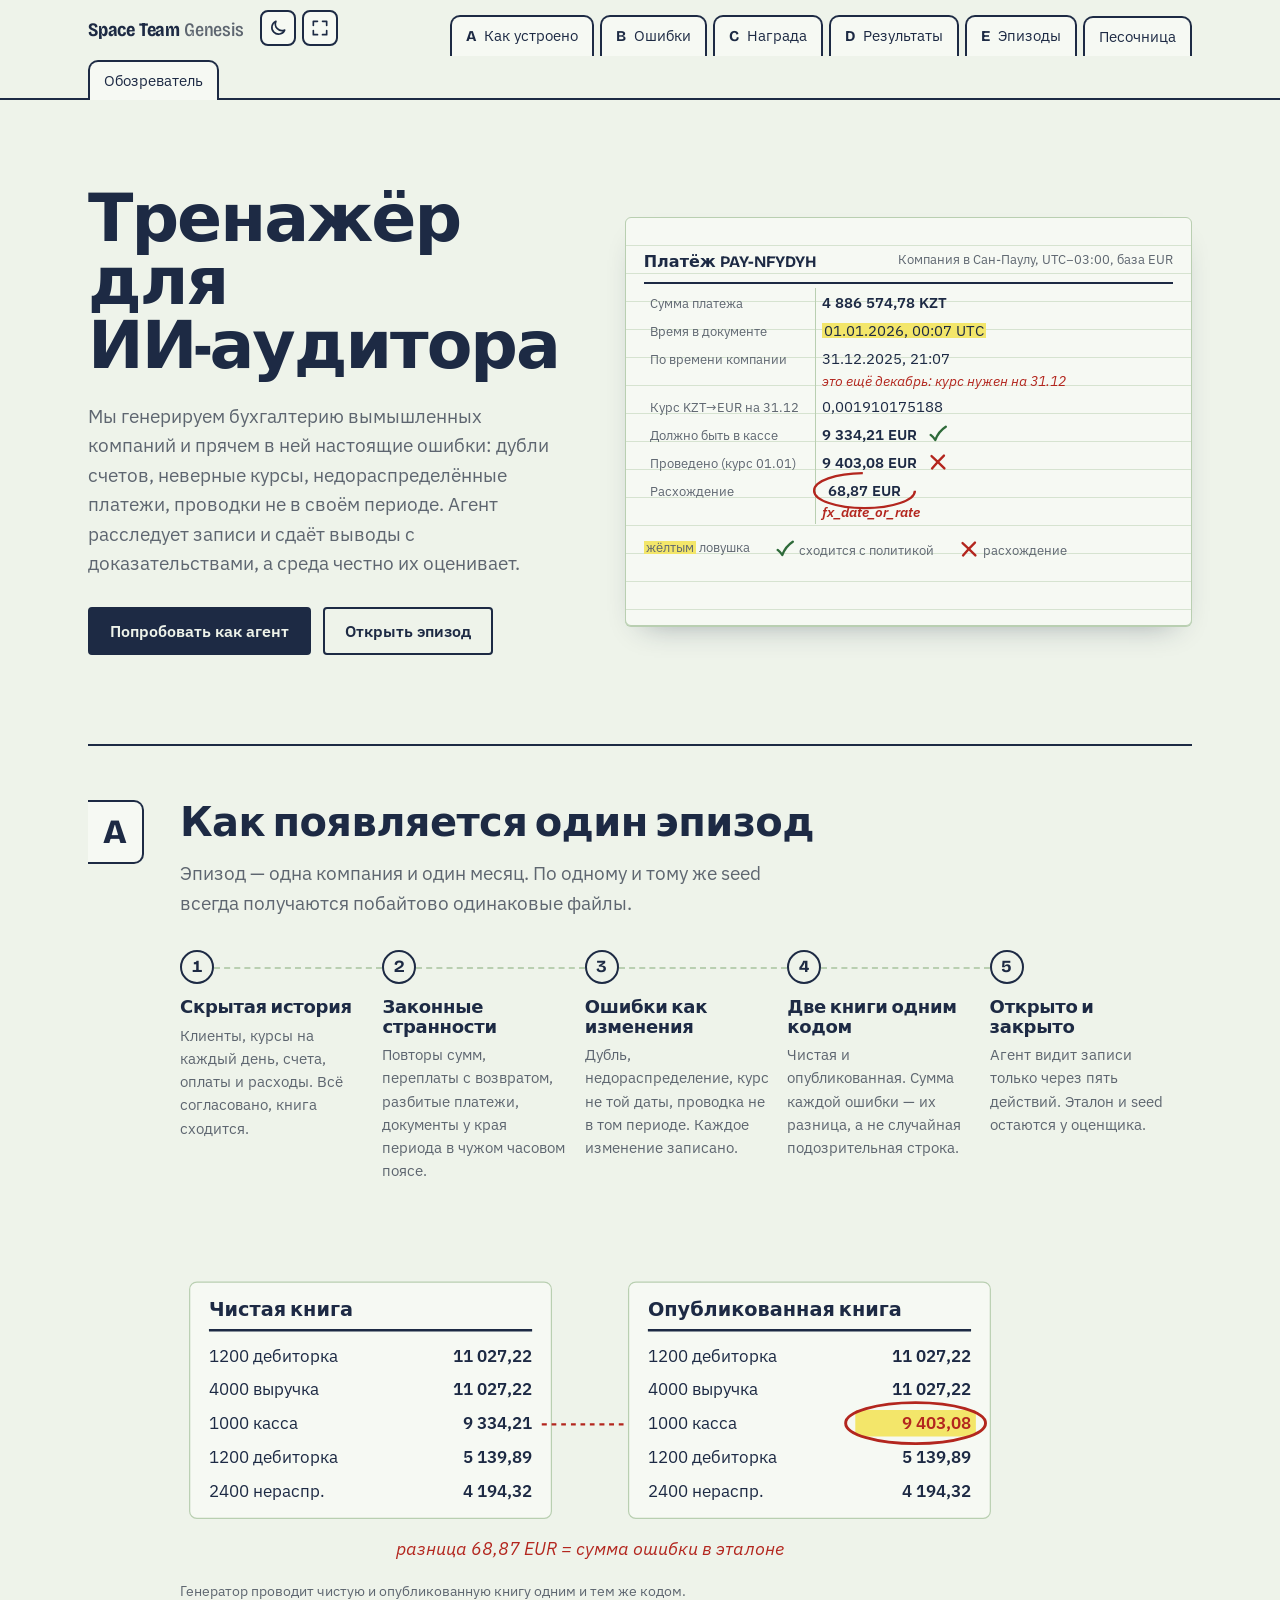
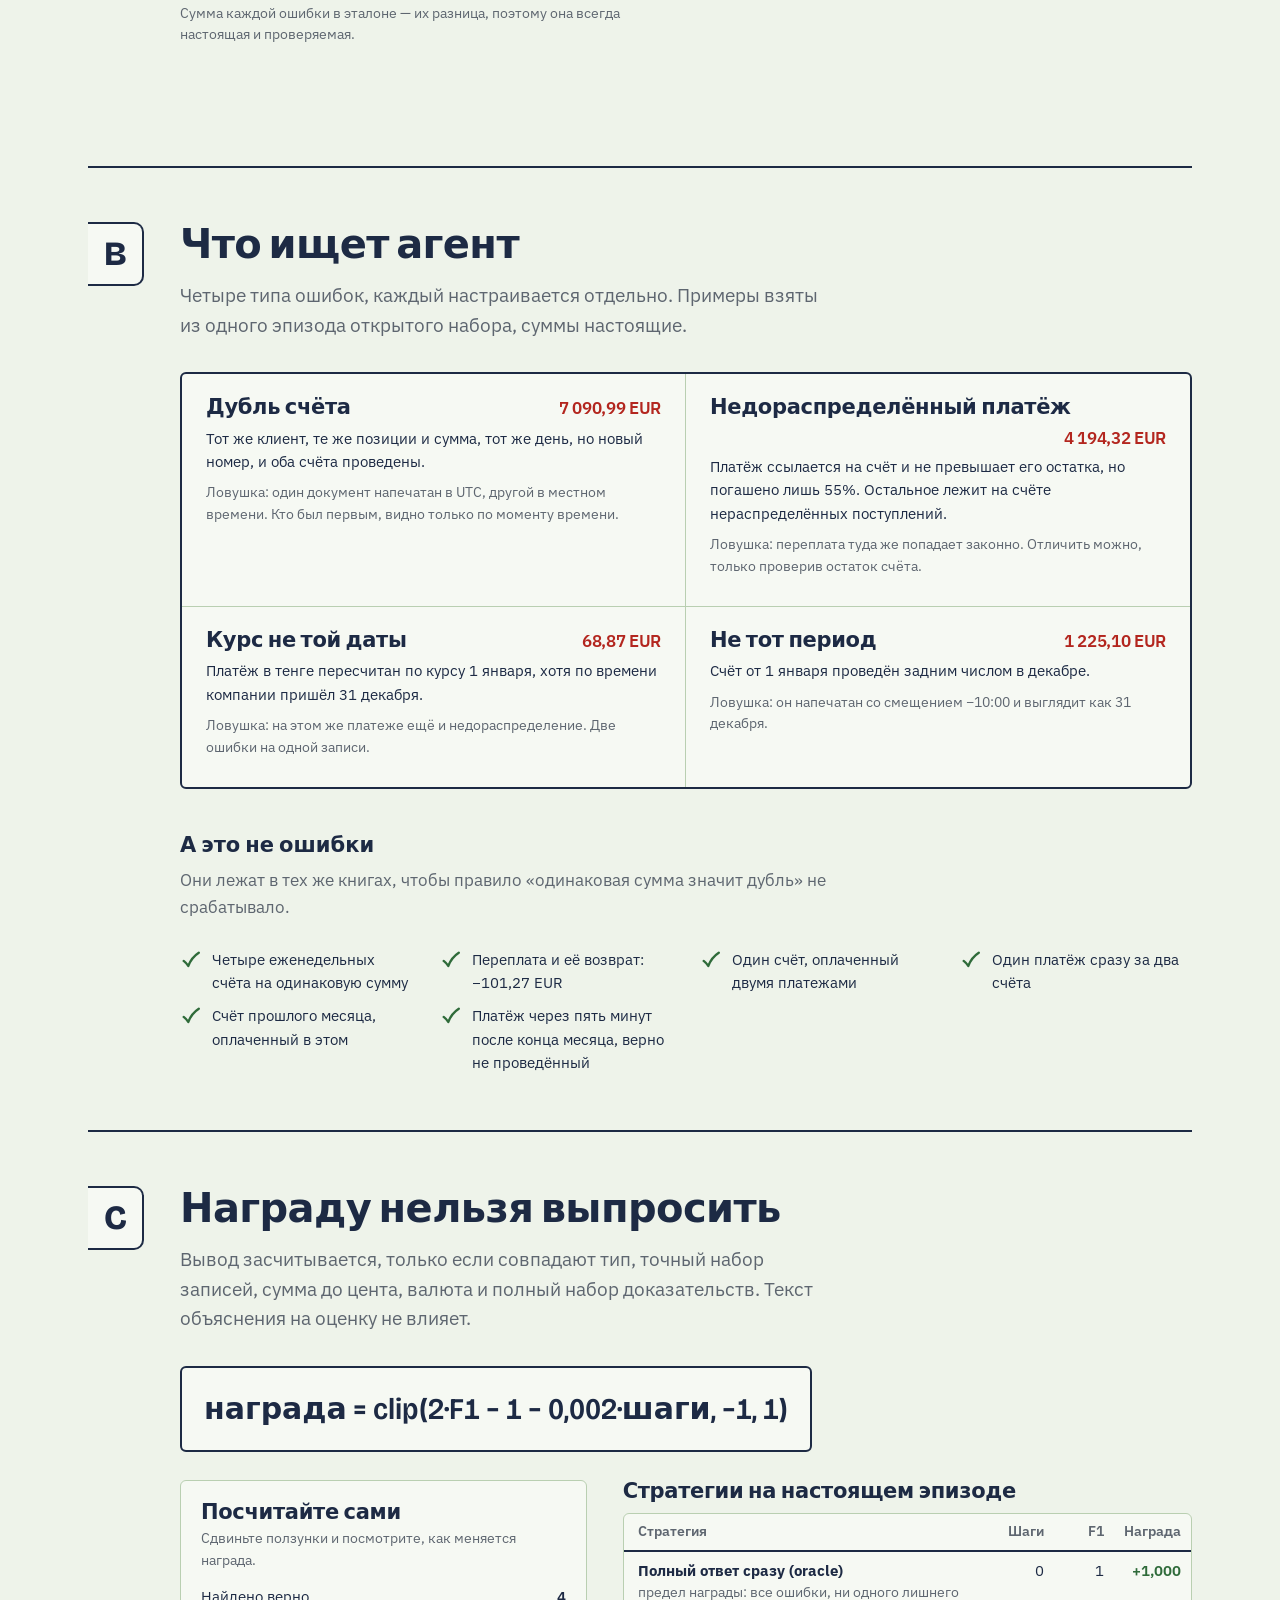
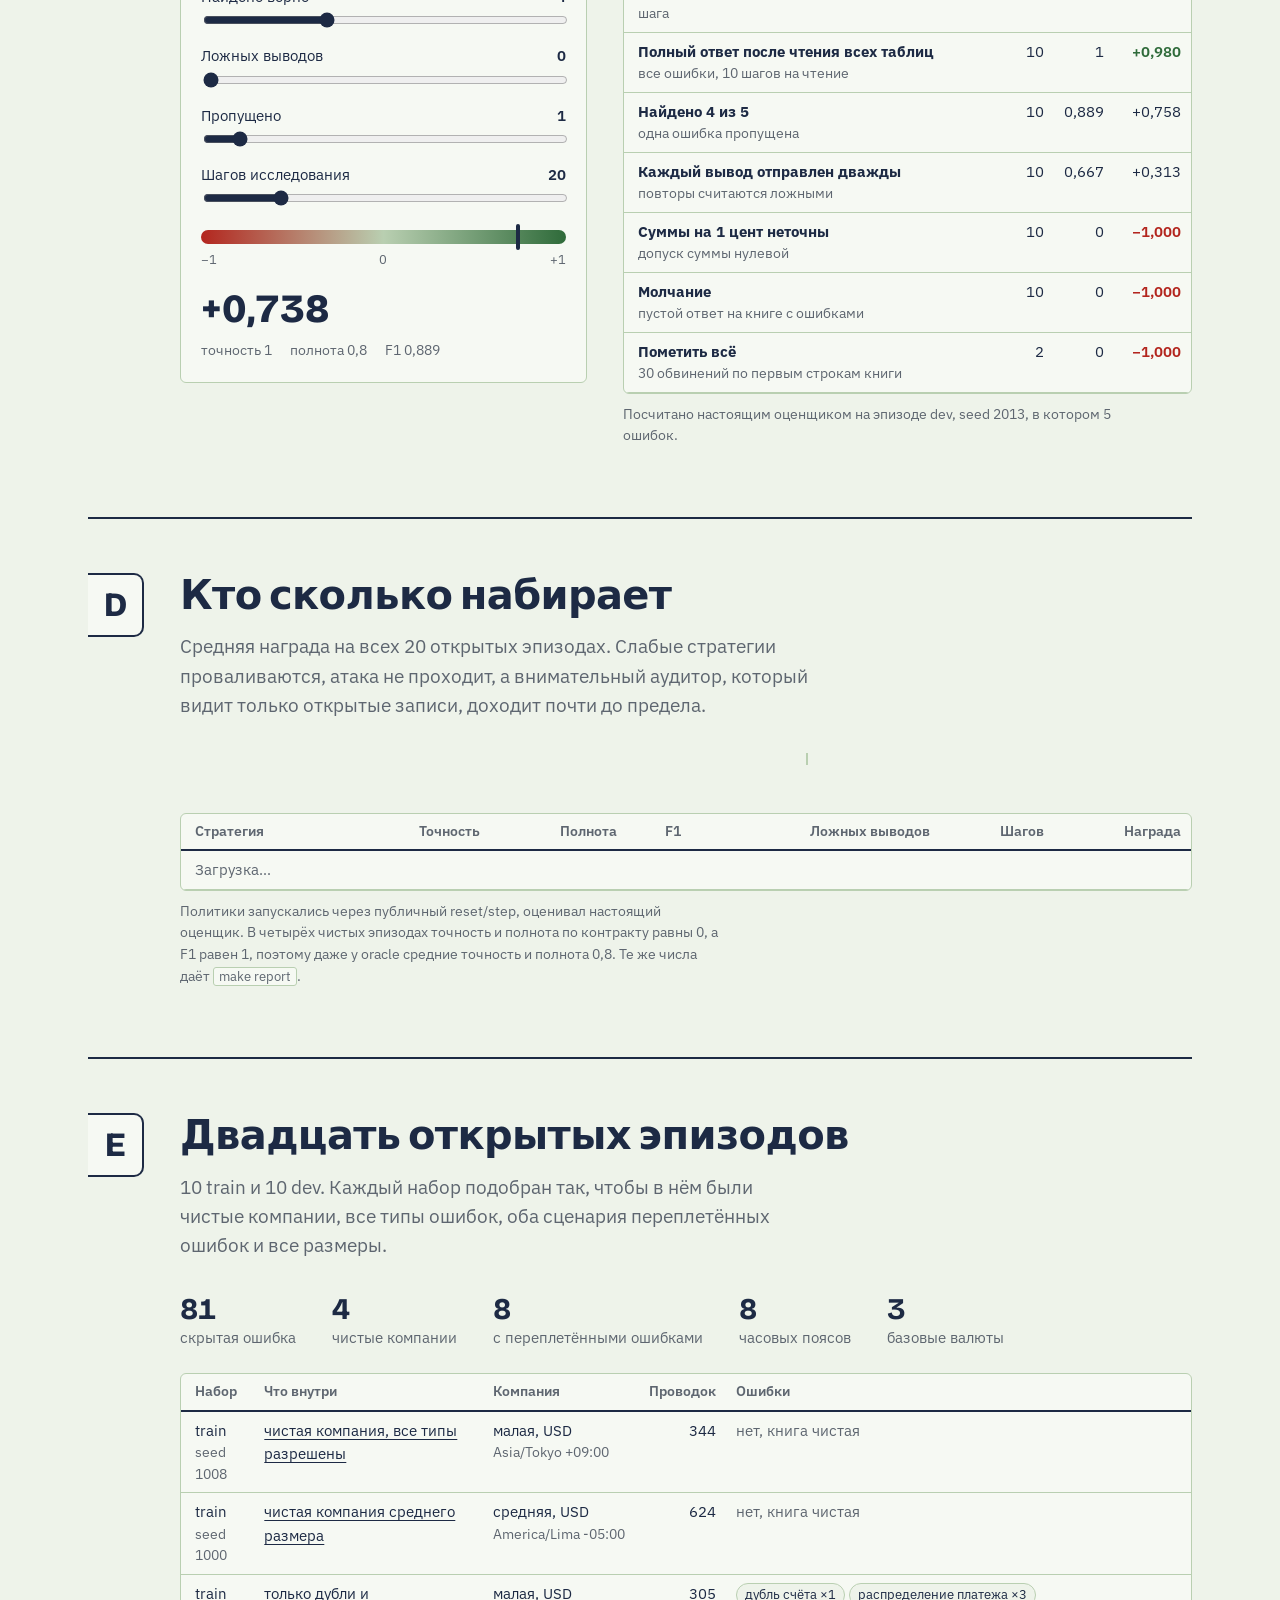
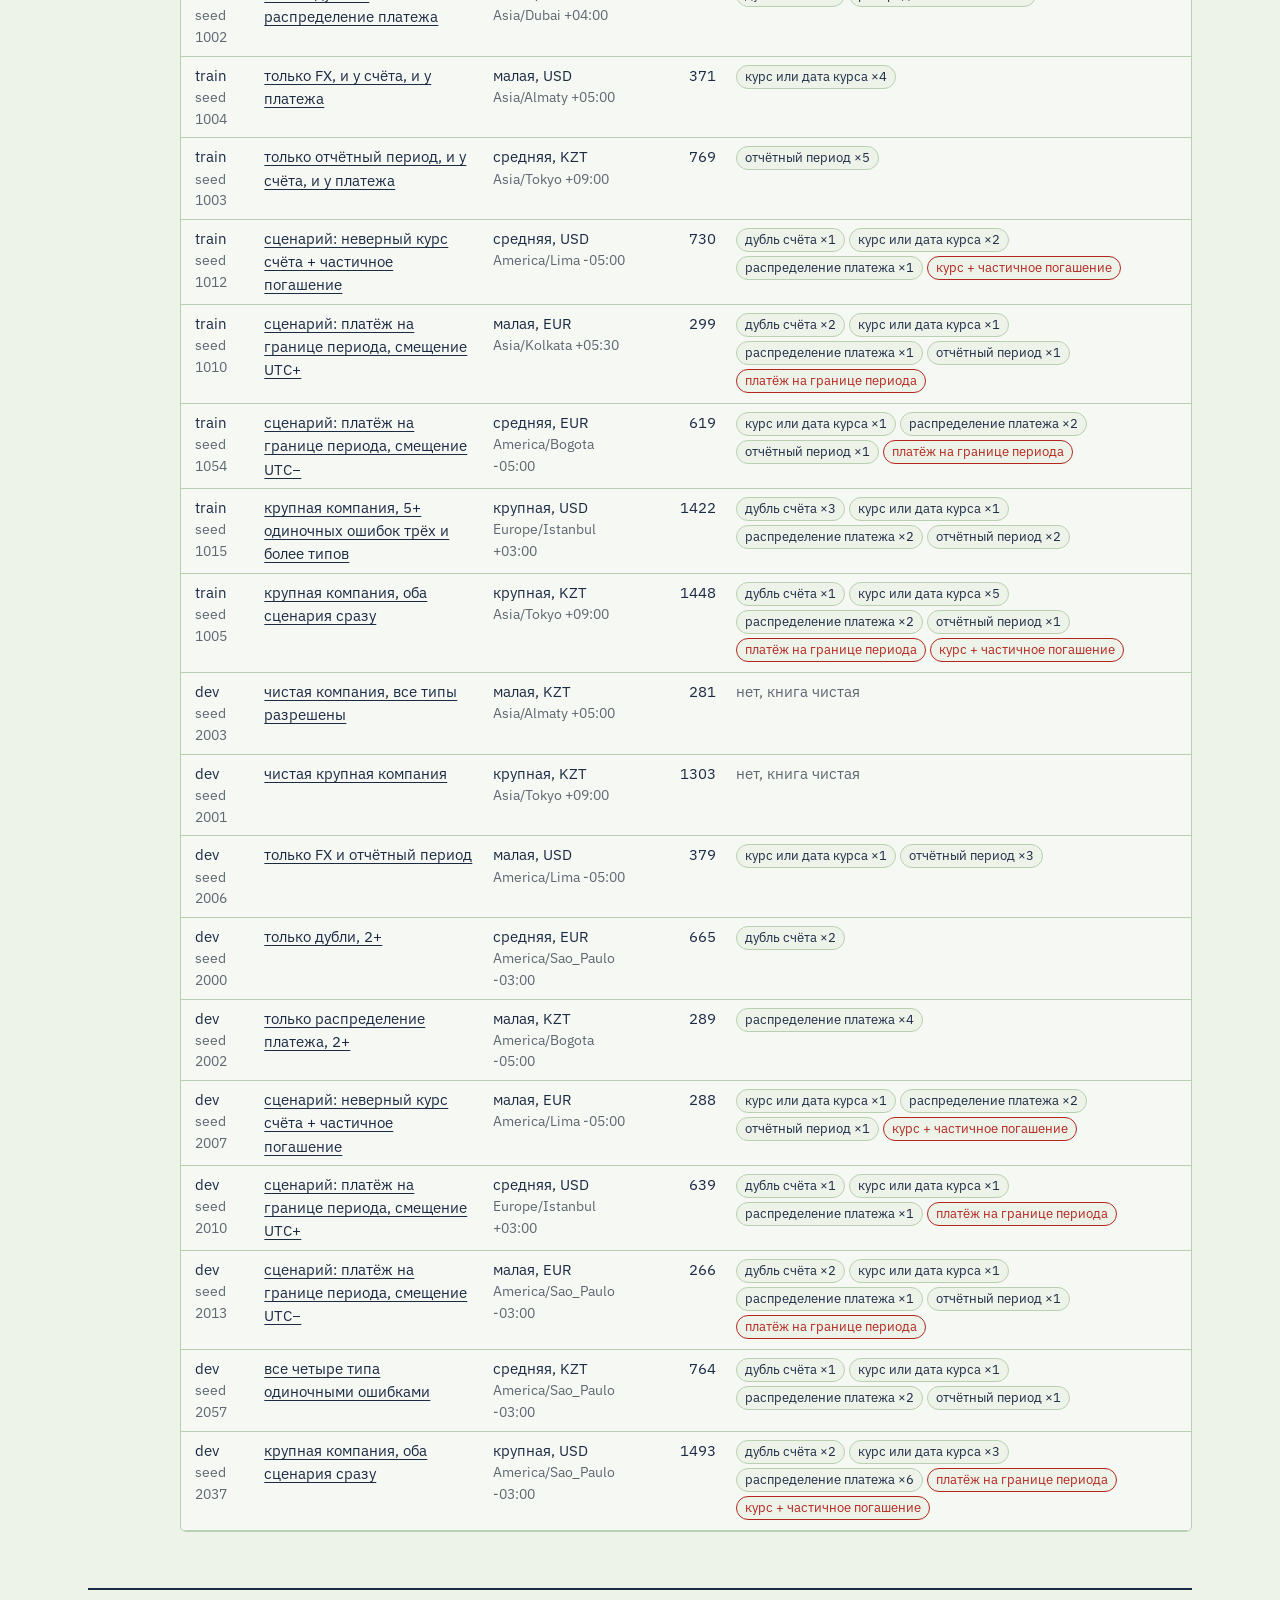
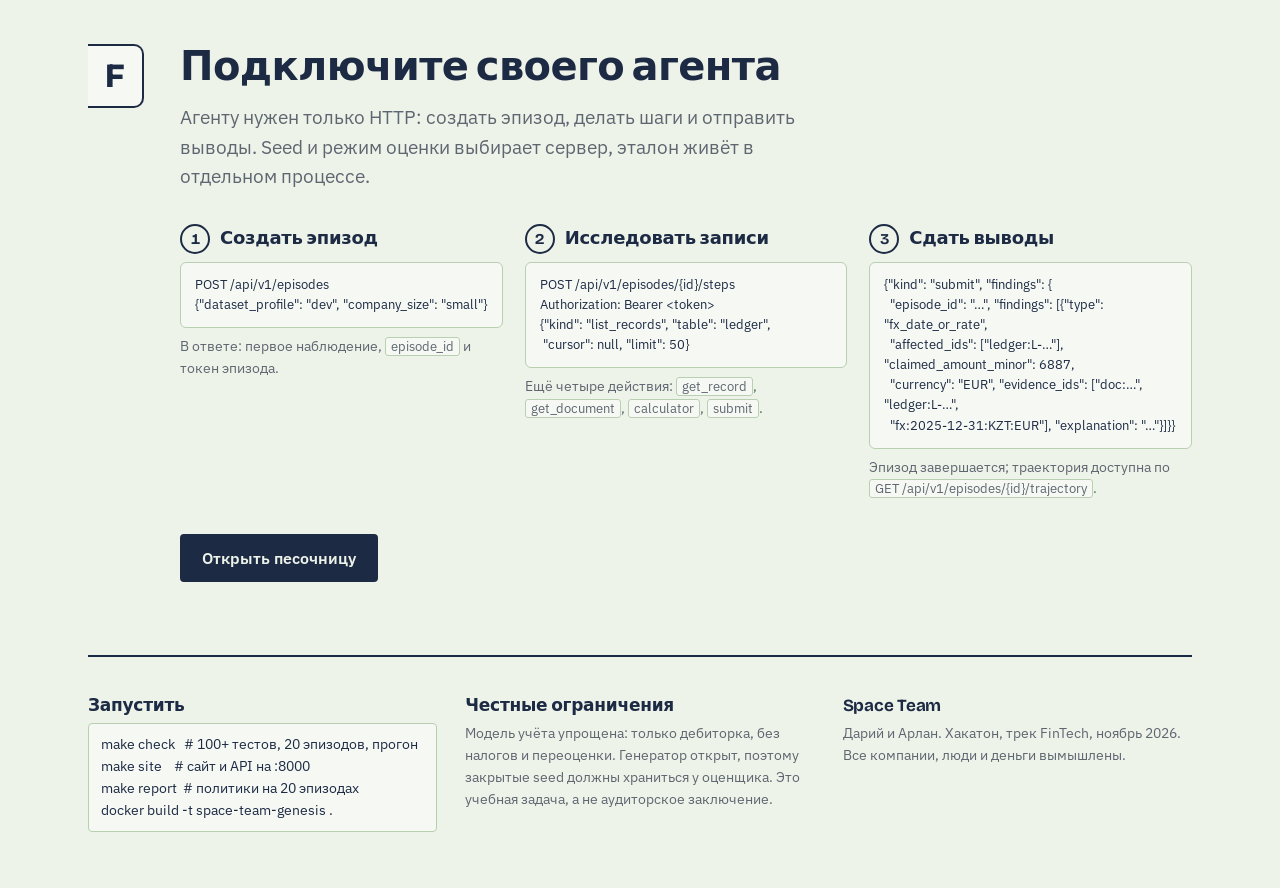
<file: frontend/index.html>
<!doctype html>
<html lang="ru">
<head>
  <meta charset="utf-8">
  <meta name="viewport" content="width=device-width, initial-scale=1">
  <title>Space Team Genesis</title>
  <meta name="description" content="Воспроизводимая RL-среда для ИИ-аудитора: синтетические компании со скрытыми ошибками, доказательства в открытых записях и награда, которую нельзя обмануть.">
  <link rel="preconnect" href="https://fonts.googleapis.com">
  <link rel="preconnect" href="https://fonts.gstatic.com" crossorigin>
  <link href="https://fonts.googleapis.com/css2?family=Bricolage+Grotesque:opsz,wdth,wght@12..96,75..100,500..800&family=IBM+Plex+Sans:ital,wght@0,400;0,500;0,600;1,400&display=swap" rel="stylesheet">
  <link rel="stylesheet" href="styles.css">
  <script>
    document.documentElement.classList.add("js");
    (function () {
      var t = new URLSearchParams(location.search).get("theme");
      if (t !== "light" && t !== "dark") { try { t = localStorage.getItem("genesis-theme"); } catch (e) { t = null; } }
      if (t === "light" || t === "dark") document.documentElement.setAttribute("data-theme", t);
    })();
  </script>
</head>
<body>
<a class="skip" href="#main">К содержанию</a>

<header class="binder">
  <nav class="binder__inner" aria-label="Разделы">
    <a class="brand" href="index.html">Space Team <span>Genesis</span></a>
    <a class="tab" href="#how"><b>A</b> <span class="tab__label">Как устроено</span></a>
    <a class="tab" href="#errors"><b>B</b> <span class="tab__label">Ошибки</span></a>
    <a class="tab" href="#reward"><b>C</b> <span class="tab__label">Награда</span></a>
    <a class="tab" href="#results"><b>D</b> <span class="tab__label">Результаты</span></a>
    <a class="tab" href="#episodes"><b>E</b> <span class="tab__label">Эпизоды</span></a>
    <a class="tab tab--wide" href="play.html"><span class="tab__label">Песочница</span></a>
    <a class="tab tab--wide" href="explorer.html"><span class="tab__label">Обозреватель</span></a>
  </nav>
</header>

<main id="main" class="page">

  <section class="hero" aria-labelledby="hero-title">
    <div>
      <h1 id="hero-title">Тренажёр для <span class="nowrap">ИИ-аудитора</span></h1>
      <p class="lead">Мы генерируем бухгалтерию вымышленных компаний и прячем в ней настоящие ошибки: дубли счетов, неверные курсы, недораспределённые платежи, проводки не в своём периоде. Агент расследует записи и сдаёт выводы с доказательствами, а среда честно их оценивает.</p>
      <div class="hero__actions">
        <a class="btn" href="play.html">Попробовать как агент</a>
        <a class="btn btn--ghost" href="explorer.html">Открыть эпизод</a>
      </div>
    </div>

    <figure class="workpaper" id="workpaper" aria-label="Пример: как аудитор находит ошибку курса в платеже на границе периода" style="margin:0">
      <div class="workpaper__head">
        <strong>Платёж PAY-NFYDYH</strong>
        <span>Компания в Сан-Паулу, UTC−03:00, база EUR</span>
      </div>
      <div class="wp-grid">
        <div class="wp-k">Сумма платежа</div>
        <div class="wp-v wp-amount">4 886 574,78 KZT</div>

        <div class="wp-k">Время в документе</div>
        <div class="wp-v"><span class="mark mark--anim" style="--d:.4s">01.01.2026, 00:07 UTC</span></div>

        <div class="wp-k">По времени компании</div>
        <div class="wp-v">31.12.2025, 21:07 <span class="note reveal" style="--d:1s">это ещё декабрь: курс нужен на 31.12</span></div>

        <div class="wp-k">Курс KZT→EUR на 31.12</div>
        <div class="wp-v">0,001910175188</div>

        <div class="wp-k">Должно быть в кассе</div>
        <div class="wp-v wp-amount">9 334,21 EUR
          <svg class="tick tick--ok draw" style="--d:1.6s" viewBox="0 0 24 24" aria-hidden="true"><path d="M4 13c2 1.5 3.5 3.2 5 5.5C11.5 12 15 7.5 20.5 4"/></svg>
        </div>

        <div class="wp-k">Проведено (курс 01.01)</div>
        <div class="wp-v wp-amount">9 403,08 EUR
          <svg class="tick draw" style="--d:2s" viewBox="0 0 24 24" aria-hidden="true"><path d="M5 5.5c4 3.6 9 8.4 14 13.5M18.5 5c-4.2 4.1-8.6 8.7-13 14"/></svg>
        </div>

        <div class="wp-k">Расхождение</div>
        <div class="wp-v wp-amount">
          <span class="circle-amount">68,87 EUR
            <svg class="draw" style="--d:2.5s" viewBox="0 0 100 40" preserveAspectRatio="none" aria-hidden="true"><ellipse cx="50" cy="20" rx="48" ry="17"/></svg>
          </span>
          <span class="note reveal" style="--d:3s">fx_date_or_rate</span>
        </div>
      </div>
      <figcaption class="workpaper__legend">
        <span><span class="mark">жёлтым</span> ловушка</span>
        <span><svg class="tick tick--ok" viewBox="0 0 24 24" aria-hidden="true"><path d="M4 13c2 1.5 3.5 3.2 5 5.5C11.5 12 15 7.5 20.5 4"/></svg> сходится с политикой</span>
        <span><svg class="tick" viewBox="0 0 24 24" aria-hidden="true"><path d="M5 5.5c4 3.6 9 8.4 14 13.5M18.5 5c-4.2 4.1-8.6 8.7-13 14"/></svg> расхождение</span>
      </figcaption>
    </figure>
  </section>

  <section class="section" id="how" aria-labelledby="how-title">
    <div class="section__tab" aria-hidden="true">A</div>
    <div class="section__body">
      <h2 id="how-title">Как появляется один эпизод</h2>
      <p class="lead">Эпизод — одна компания и один месяц. По одному и тому же seed всегда получаются побайтово одинаковые файлы.</p>
      <ol class="steps">
        <li>
          <h3>Скрытая история</h3>
          <p>Клиенты, курсы на каждый день, счета, оплаты и расходы. Всё согласовано, книга сходится.</p>
        </li>
        <li>
          <h3>Законные странности</h3>
          <p>Повторы сумм, переплаты с возвратом, разбитые платежи, документы у края периода в чужом часовом поясе.</p>
        </li>
        <li>
          <h3>Ошибки как изменения</h3>
          <p>Дубль, недораспределение, курс не той даты, проводка не в том периоде. Каждое изменение записано.</p>
        </li>
        <li>
          <h3>Две книги одним кодом</h3>
          <p>Чистая и опубликованная. Сумма каждой ошибки — их разница, а не случайная подозрительная строка.</p>
        </li>
        <li>
          <h3>Открыто и закрыто</h3>
          <p>Агент видит записи только через пять действий. Эталон и seed остаются у оценщика.</p>
        </li>
      </ol>

      <figure class="two-books" id="two-books" aria-labelledby="two-books-cap">
        <svg class="tb-wide" viewBox="0 0 680 250" role="img" aria-labelledby="two-books-title two-books-desc">
          <title id="two-books-title">Две книги одним кодом</title>
          <desc id="two-books-desc">Слева чистая книга, справа опубликованная. Отличается одна строка кассы: 9 334,21 против 9 403,08 EUR. Разница 68,87 EUR и есть сумма ошибки в эталоне.</desc>
          <g class="tb-sheet">
            <rect x="8" y="10" width="300" height="196" rx="6"/>
            <text x="24" y="38" class="tb-title">Чистая книга</text>
            <line x1="24" y1="50" x2="292" y2="50" class="tb-rule-strong"/>
            <g class="tb-rows">
              <text x="24" y="76">1200 дебиторка</text><text x="292" y="76" class="tb-num">11 027,22</text>
              <text x="24" y="104">4000 выручка</text><text x="292" y="104" class="tb-num">11 027,22</text>
              <text x="24" y="132">1000 касса</text><text x="292" y="132" class="tb-num">9 334,21</text>
              <text x="24" y="160">1200 дебиторка</text><text x="292" y="160" class="tb-num">5 139,89</text>
              <text x="24" y="188">2400 нераспр.</text><text x="292" y="188" class="tb-num">4 194,32</text>
            </g>
          </g>
          <g class="tb-sheet tb-right">
            <rect x="372" y="10" width="300" height="196" rx="6"/>
            <text x="388" y="38" class="tb-title">Опубликованная книга</text>
            <line x1="388" y1="50" x2="656" y2="50" class="tb-rule-strong"/>
            <g class="tb-rows">
              <text x="388" y="76">1200 дебиторка</text><text x="656" y="76" class="tb-num">11 027,22</text>
              <text x="388" y="104">4000 выручка</text><text x="656" y="104" class="tb-num">11 027,22</text>
              <rect x="560" y="116" width="100" height="22" rx="2" class="tb-marker"/>
              <text x="388" y="132">1000 касса</text><text x="656" y="132" class="tb-num tb-diff">9 403,08</text>
              <text x="388" y="160">1200 дебиторка</text><text x="656" y="160" class="tb-num">5 139,89</text>
              <text x="388" y="188">2400 нераспр.</text><text x="656" y="188" class="tb-num">4 194,32</text>
            </g>
          </g>
          <path class="tb-link" d="M300 128 C 330 128, 342 128, 372 128"/>
          <ellipse class="tb-circle" cx="610" cy="127" rx="58" ry="17"/>
          <text x="340" y="236" class="tb-caption">разница 68,87 EUR = сумма ошибки в эталоне</text>
        </svg>
        <!-- Phones: the same diagram stacked vertically, so the text stays readable. -->
        <svg class="tb-narrow" viewBox="0 0 340 395" role="img" aria-labelledby="two-books-title-n two-books-desc-n">
          <title id="two-books-title-n">Две книги одним кодом</title>
          <desc id="two-books-desc-n">Сверху чистая книга, снизу опубликованная. Отличается строка кассы: 9 334,21 против 9 403,08 EUR. Разница 68,87 EUR и есть сумма ошибки в эталоне.</desc>
          <g class="tb-sheet">
            <rect x="6" y="8" width="314" height="152" rx="6"/>
            <text x="20" y="32" class="tb-title">Чистая книга</text>
            <line x1="20" y1="42" x2="306" y2="42" class="tb-rule-strong"/>
            <text x="20" y="66">1200 дебиторка</text><text x="306" y="66" class="tb-num">11 027,22</text>
            <text x="20" y="90">4000 выручка</text><text x="306" y="90" class="tb-num">11 027,22</text>
            <text x="20" y="114">1000 касса</text><text x="306" y="114" class="tb-num">9 334,21</text>
            <text x="20" y="138">2400 нераспр.</text><text x="306" y="138" class="tb-num">4 194,32</text>
          </g>
          <g class="tb-sheet tb-right">
            <rect x="6" y="196" width="314" height="152" rx="6"/>
            <text x="20" y="220" class="tb-title">Опубликованная книга</text>
            <line x1="20" y1="230" x2="306" y2="230" class="tb-rule-strong"/>
            <text x="20" y="254">1200 дебиторка</text><text x="306" y="254" class="tb-num">11 027,22</text>
            <text x="20" y="278">4000 выручка</text><text x="306" y="278" class="tb-num">11 027,22</text>
            <rect x="212" y="286" width="98" height="22" rx="2" class="tb-marker" style="transform-origin: 212px 0"/>
            <text x="20" y="302">1000 касса</text><text x="306" y="302" class="tb-num tb-diff">9 403,08</text>
            <text x="20" y="326">2400 нераспр.</text><text x="306" y="326" class="tb-num">4 194,32</text>
          </g>
          <path class="tb-link" d="M312 118 C 338 160, 338 250, 314 292"/>
          <ellipse class="tb-circle" cx="262" cy="297" rx="56" ry="16"/>
          <text x="166" y="382" class="tb-caption">разница 68,87 EUR = сумма ошибки</text>
        </svg>
        <figcaption id="two-books-cap" class="small muted">Генератор проводит чистую и опубликованную книгу одним и тем же кодом. Сумма каждой ошибки в эталоне — их разница, поэтому она всегда настоящая и проверяемая.</figcaption>
      </figure>
    </div>
  </section>

  <section class="section" id="errors" aria-labelledby="errors-title">
    <div class="section__tab" aria-hidden="true">B</div>
    <div class="section__body">
      <h2 id="errors-title">Что ищет агент</h2>
      <p class="lead">Четыре типа ошибок, каждый настраивается отдельно. Примеры взяты из одного эпизода открытого набора, суммы настоящие.</p>
      <div class="findings">
        <article class="finding">
          <h3>Дубль счёта <span class="amount">7 090,99 EUR</span></h3>
          <p>Тот же клиент, те же позиции и сумма, тот же день, но новый номер, и оба счёта проведены.</p>
          <p class="trap">Ловушка: один документ напечатан в UTC, другой в местном времени. Кто был первым, видно только по моменту времени.</p>
        </article>
        <article class="finding">
          <h3>Недораспределённый платёж <span class="amount">4 194,32 EUR</span></h3>
          <p>Платёж ссылается на счёт и не превышает его остатка, но погашено лишь 55%. Остальное лежит на счёте нераспределённых поступлений.</p>
          <p class="trap">Ловушка: переплата туда же попадает законно. Отличить можно, только проверив остаток счёта.</p>
        </article>
        <article class="finding">
          <h3>Курс не той даты <span class="amount">68,87 EUR</span></h3>
          <p>Платёж в тенге пересчитан по курсу 1 января, хотя по времени компании пришёл 31 декабря.</p>
          <p class="trap">Ловушка: на этом же платеже ещё и недораспределение. Две ошибки на одной записи.</p>
        </article>
        <article class="finding">
          <h3>Не тот период <span class="amount">1 225,10 EUR</span></h3>
          <p>Счёт от 1 января проведён задним числом в декабре.</p>
          <p class="trap">Ловушка: он напечатан со смещением −10:00 и выглядит как 31 декабря.</p>
        </article>
      </div>

      <p class="subhead">А это не ошибки</p>
      <p class="muted">Они лежат в тех же книгах, чтобы правило «одинаковая сумма значит дубль» не срабатывало.</p>
      <ul class="clean-list">
        <li><svg class="tick tick--ok" viewBox="0 0 24 24" aria-hidden="true"><path d="M4 13c2 1.5 3.5 3.2 5 5.5C11.5 12 15 7.5 20.5 4"/></svg>Четыре еженедельных счёта на одинаковую сумму</li>
        <li><svg class="tick tick--ok" viewBox="0 0 24 24" aria-hidden="true"><path d="M4 13c2 1.5 3.5 3.2 5 5.5C11.5 12 15 7.5 20.5 4"/></svg>Переплата и её возврат: −101,27 EUR</li>
        <li><svg class="tick tick--ok" viewBox="0 0 24 24" aria-hidden="true"><path d="M4 13c2 1.5 3.5 3.2 5 5.5C11.5 12 15 7.5 20.5 4"/></svg>Один счёт, оплаченный двумя платежами</li>
        <li><svg class="tick tick--ok" viewBox="0 0 24 24" aria-hidden="true"><path d="M4 13c2 1.5 3.5 3.2 5 5.5C11.5 12 15 7.5 20.5 4"/></svg>Один платёж сразу за два счёта</li>
        <li><svg class="tick tick--ok" viewBox="0 0 24 24" aria-hidden="true"><path d="M4 13c2 1.5 3.5 3.2 5 5.5C11.5 12 15 7.5 20.5 4"/></svg>Счёт прошлого месяца, оплаченный в этом</li>
        <li><svg class="tick tick--ok" viewBox="0 0 24 24" aria-hidden="true"><path d="M4 13c2 1.5 3.5 3.2 5 5.5C11.5 12 15 7.5 20.5 4"/></svg>Платёж через пять минут после конца месяца, верно не проведённый</li>
      </ul>
    </div>
  </section>

  <section class="section" id="reward" aria-labelledby="reward-title">
    <div class="section__tab" aria-hidden="true">C</div>
    <div class="section__body">
      <h2 id="reward-title">Награду нельзя выпросить</h2>
      <p class="lead">Вывод засчитывается, только если совпадают тип, точный набор записей, сумма до цента, валюта и полный набор доказательств. Текст объяснения на оценку не влияет.</p>
      <div class="formula" aria-label="награда равна clip от 2 F1 минус 1 минус 0,002 на число шагов, от минус 1 до 1">награда = clip(2·F1 − 1 − 0,002·шаги, −1, 1)</div>

      <div class="reward-grid">
        <form class="calc" id="calc" aria-labelledby="calc-title" onsubmit="return false">
          <h3 id="calc-title">Посчитайте сами</h3>
          <p class="small muted" style="margin:0">Сдвиньте ползунки и посмотрите, как меняется награда.</p>
          <label>Найдено верно <output id="o-tp">4</output>
            <input type="range" id="i-tp" min="0" max="12" value="4"></label>
          <label>Ложных выводов <output id="o-fp">0</output>
            <input type="range" id="i-fp" min="0" max="30" value="0"></label>
          <label>Пропущено <output id="o-fn">1</output>
            <input type="range" id="i-fn" min="0" max="12" value="1"></label>
          <label>Шагов исследования <output id="o-steps">20</output>
            <input type="range" id="i-steps" min="0" max="99" value="20"></label>
          <div class="scale" aria-live="polite">
            <div class="scale__bar"><div class="scale__pin" id="pin"></div></div>
            <div class="scale__labels"><span>−1</span><span>0</span><span>+1</span></div>
            <div class="scale__value" id="reward-value">0,738</div>
            <div class="calc__metrics"><span id="m-p"></span><span id="m-r"></span><span id="m-f1"></span></div>
          </div>
        </form>

        <div>
          <h3 style="margin-bottom:10px">Стратегии на настоящем эпизоде</h3>
          <div class="table-wrap">
            <table class="stack-sm" id="strategies">
              <thead><tr><th>Стратегия</th><th class="num">Шаги</th><th class="num">F1</th><th class="num">Награда</th></tr></thead>
              <tbody><tr><td colspan="4" class="muted">Загрузка…</td></tr></tbody>
            </table>
          </div>
          <p class="small muted" style="margin-top:10px">Посчитано настоящим оценщиком на эпизоде dev, seed 2013, в котором 5 ошибок.</p>
        </div>
      </div>
    </div>
  </section>

  <section class="section" id="results" aria-labelledby="results-title">
    <div class="section__tab" aria-hidden="true">D</div>
    <div class="section__body">
      <h2 id="results-title">Кто сколько набирает</h2>
      <p class="lead">Средняя награда на всех 20 открытых эпизодах. Слабые стратегии проваливаются, атака не проходит, а внимательный аудитор, который видит только открытые записи, доходит почти до предела.</p>
      <div class="ladder" id="ladder" role="list"></div>
      <div class="table-wrap" style="margin-top:22px">
        <table class="stack-sm" id="policy-table">
          <thead><tr><th>Стратегия</th><th class="num">Точность</th><th class="num">Полнота</th><th class="num">F1</th><th class="num">Ложных выводов</th><th class="num">Шагов</th><th class="num">Награда</th></tr></thead>
          <tbody><tr><td colspan="7" class="muted">Загрузка…</td></tr></tbody>
        </table>
      </div>
      <p class="small muted" style="margin-top:10px">Политики запускались через публичный reset/step, оценивал настоящий оценщик. В четырёх чистых эпизодах точность и полнота по контракту равны 0, а F1 равен 1, поэтому даже у oracle средние точность и полнота 0,8. Те же числа даёт <code>make report</code>.</p>
    </div>
  </section>

  <section class="section" id="episodes" aria-labelledby="episodes-title">
    <div class="section__tab" aria-hidden="true">E</div>
    <div class="section__body">
      <h2 id="episodes-title">Двадцать открытых эпизодов</h2>
      <p class="lead">10 train и 10 dev. Каждый набор подобран так, чтобы в нём были чистые компании, все типы ошибок, оба сценария переплетённых ошибок и все размеры.</p>
      <ul class="stats" id="stats"></ul>
      <div class="table-wrap">
        <table class="stack-sm" id="episode-table">
          <thead><tr><th>Набор</th><th>Что внутри</th><th>Компания</th><th class="num">Проводок</th><th>Ошибки</th></tr></thead>
          <tbody><tr><td colspan="5" class="muted">Загрузка…</td></tr></tbody>
        </table>
      </div>
    </div>
  </section>

  <section class="section" id="connect" aria-labelledby="connect-title">
    <div class="section__tab" aria-hidden="true">F</div>
    <div class="section__body">
      <h2 id="connect-title">Подключите своего агента</h2>
      <p class="lead">Агенту нужен только HTTP: создать эпизод, делать шаги и отправить выводы. Seed и режим оценки выбирает сервер, эталон живёт в отдельном процессе.</p>
      <ol class="connect">
        <li>
          <h3>Создать эпизод</h3>
          <pre>POST /api/v1/episodes
{"dataset_profile": "dev", "company_size": "small"}</pre>
          <p class="small muted">В ответе: первое наблюдение, <code>episode_id</code> и токен эпизода.</p>
        </li>
        <li>
          <h3>Исследовать записи</h3>
          <pre>POST /api/v1/episodes/{id}/steps
Authorization: Bearer &lt;token&gt;
{"kind": "list_records", "table": "ledger",
 "cursor": null, "limit": 50}</pre>
          <p class="small muted">Ещё четыре действия: <code>get_record</code>, <code>get_document</code>, <code>calculator</code>, <code>submit</code>.</p>
        </li>
        <li>
          <h3>Сдать выводы</h3>
          <pre>{"kind": "submit", "findings": {
  "episode_id": "…", "findings": [{"type": "fx_date_or_rate",
  "affected_ids": ["ledger:L-…"], "claimed_amount_minor": 6887,
  "currency": "EUR", "evidence_ids": ["doc:…", "ledger:L-…",
  "fx:2025-12-31:KZT:EUR"], "explanation": "…"}]}}</pre>
          <p class="small muted">Эпизод завершается; траектория доступна по <code>GET /api/v1/episodes/{id}/trajectory</code>.</p>
        </li>
      </ol>
      <p style="margin-top:20px"><a class="btn" href="play.html">Открыть песочницу</a></p>
    </div>
  </section>

  <footer class="footer">
    <div>
      <h3>Запустить</h3>
      <pre>make check   # 100+ тестов, 20 эпизодов, прогон
make site    # сайт и API на :8000
make report  # политики на 20 эпизодах
docker build -t space-team-genesis .</pre>
    </div>
    <div>
      <h3>Честные ограничения</h3>
      <p class="small muted">Модель учёта упрощена: только дебиторка, без налогов и переоценки. Генератор открыт, поэтому закрытые seed должны храниться у оценщика. Это учебная задача, а не аудиторское заключение.</p>
    </div>
    <div>
      <h3>Space Team</h3>
      <p class="small muted">Дарий и Арлан. Хакатон, трек FinTech, ноябрь 2026. Все компании, люди и деньги вымышлены.</p>
    </div>
  </footer>
</main>

<script src="data/index.js"></script>
<script src="common.js"></script>
<script src="ui.js"></script>
<script src="landing.js"></script>
</body>
</html>
</file>
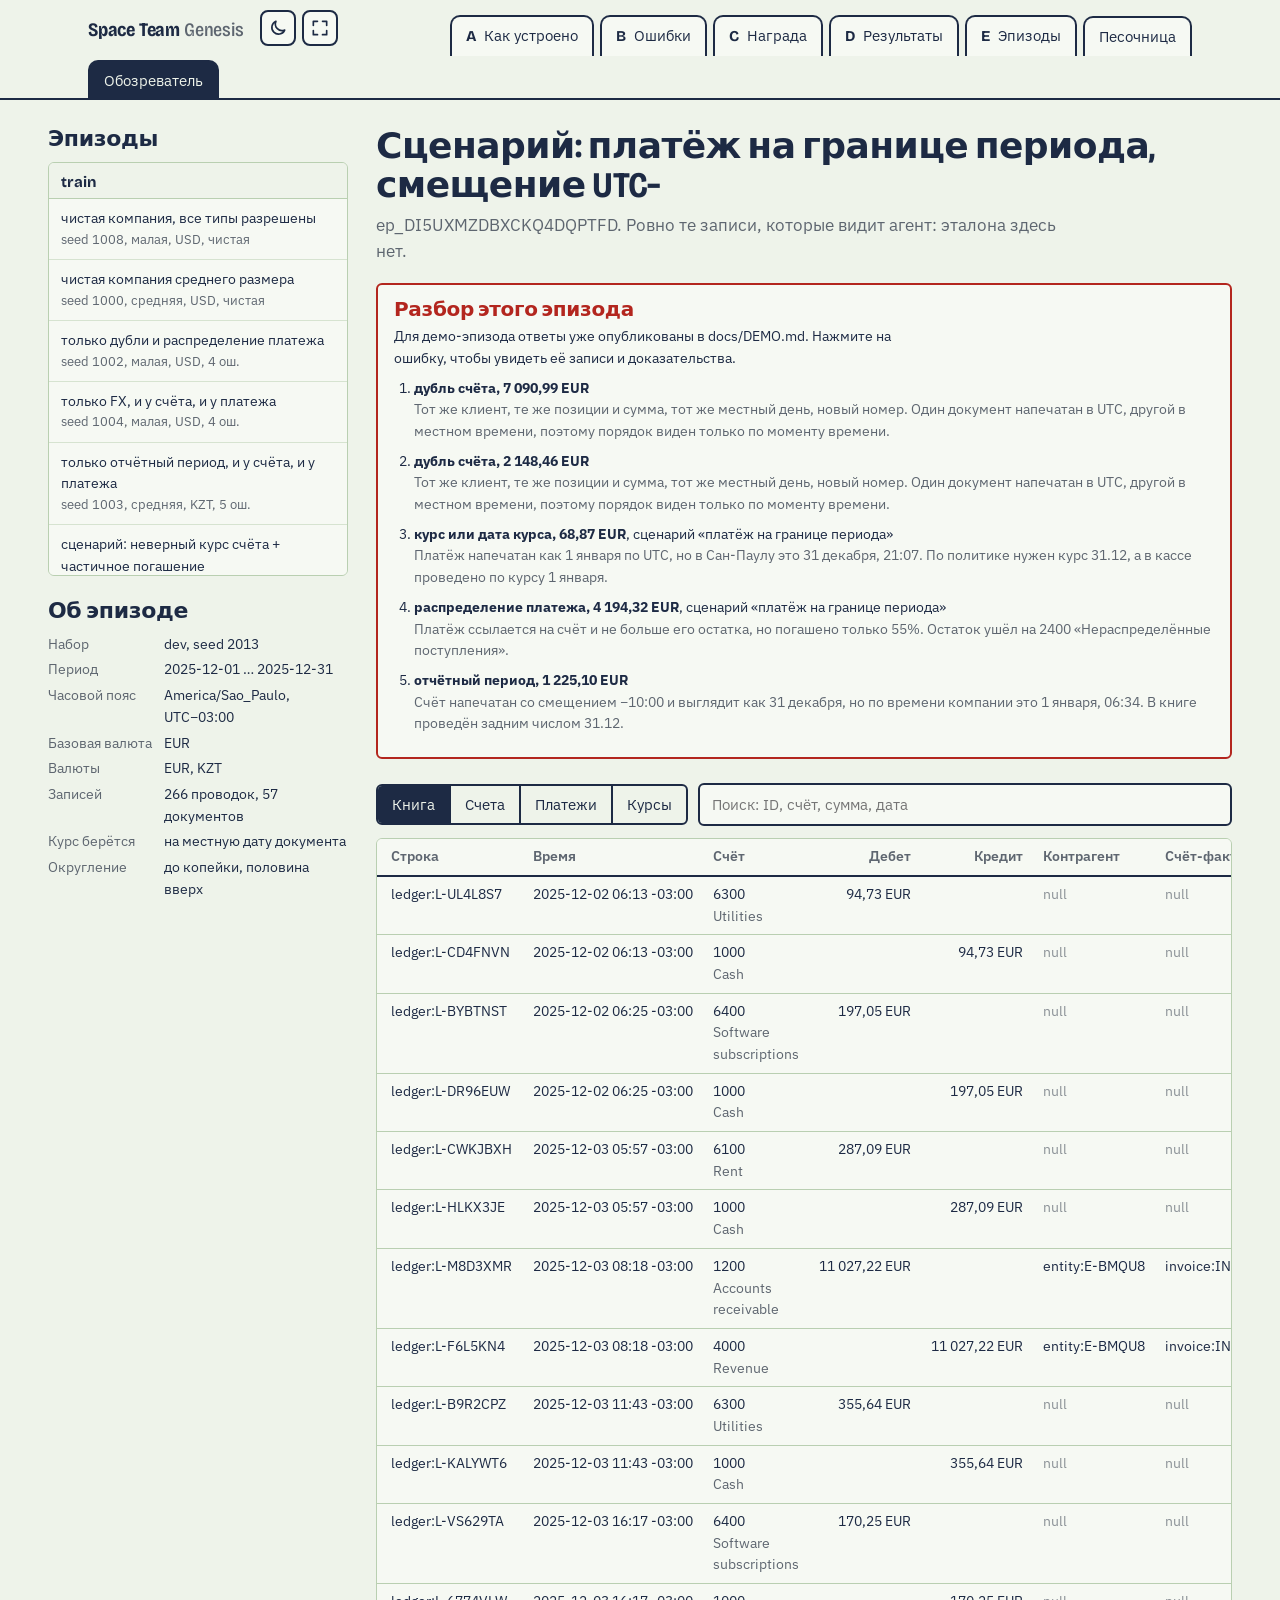
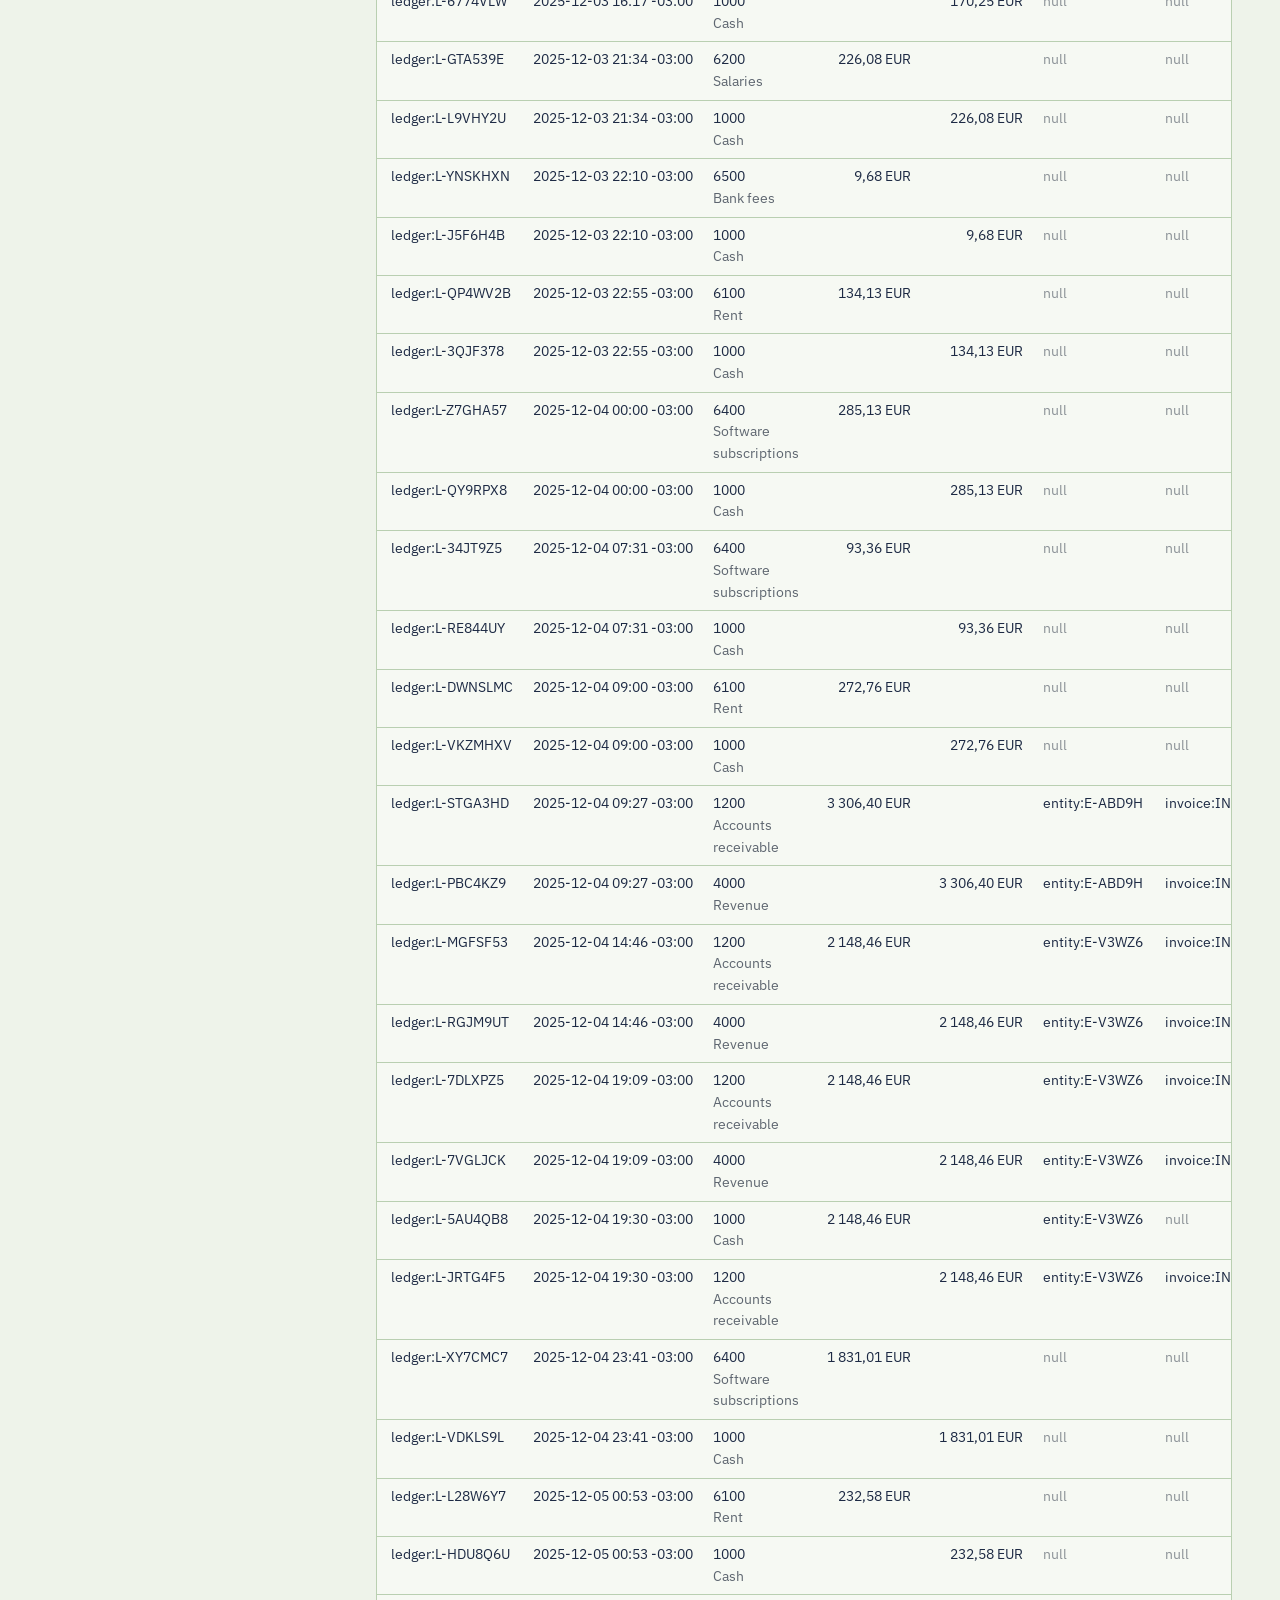
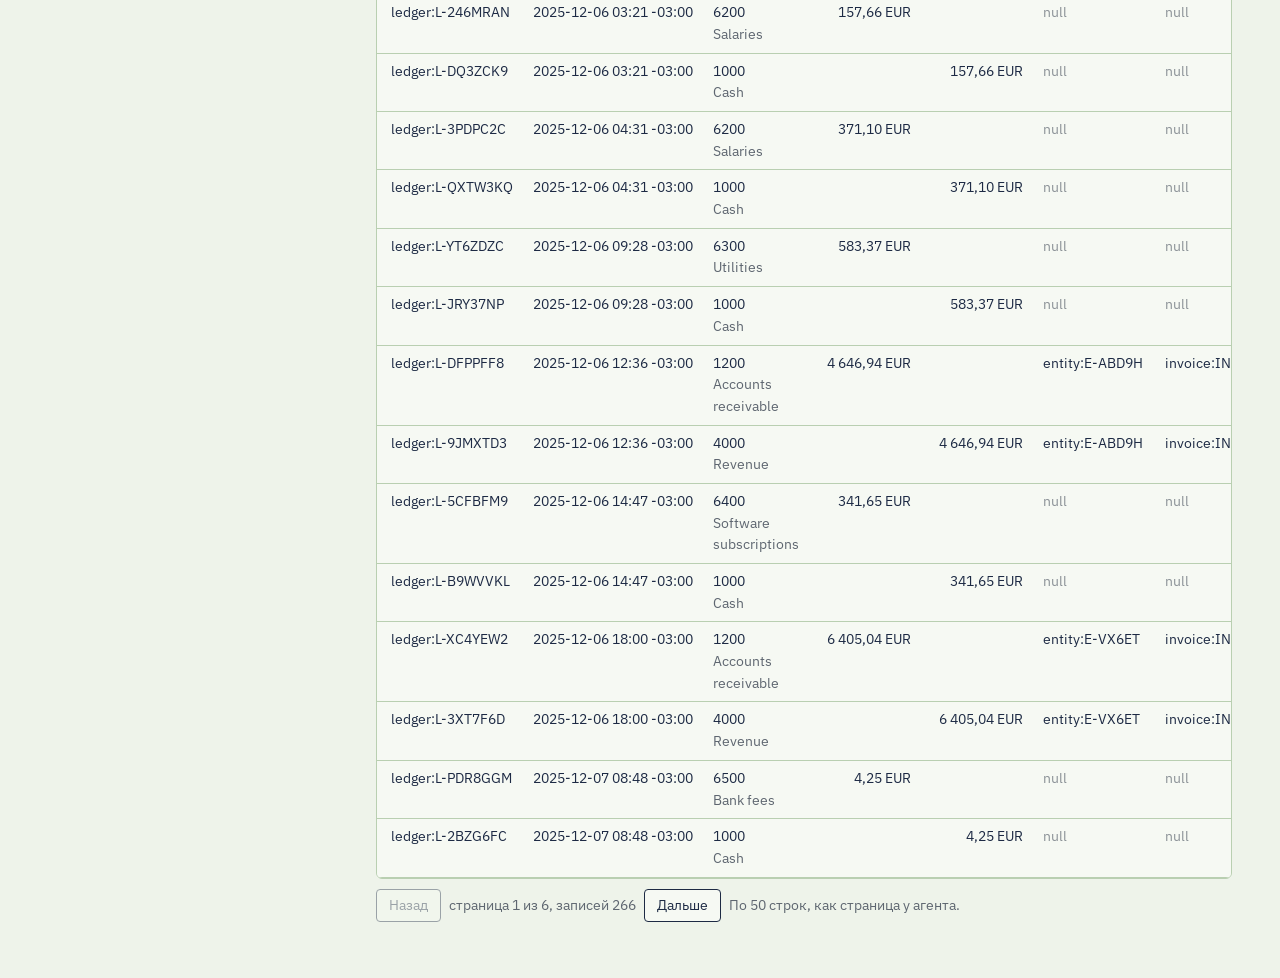
<file: frontend/explorer.html>
<!doctype html>
<html lang="ru">
<head>
  <meta charset="utf-8">
  <meta name="viewport" content="width=device-width, initial-scale=1">
  <title>Обозреватель эпизодов</title>
  <meta name="description" content="Открытые записи эпизода так, как их видит агент: книга, счета, платежи и курсы, по 50 строк на страницу.">
  <link rel="preconnect" href="https://fonts.googleapis.com">
  <link rel="preconnect" href="https://fonts.gstatic.com" crossorigin>
  <link href="https://fonts.googleapis.com/css2?family=Bricolage+Grotesque:opsz,wdth,wght@12..96,75..100,500..800&family=IBM+Plex+Sans:ital,wght@0,400;0,500;0,600;1,400&display=swap" rel="stylesheet">
  <link rel="stylesheet" href="styles.css">
  <script>
    document.documentElement.classList.add("js");
    (function () {
      var t = new URLSearchParams(location.search).get("theme");
      if (t !== "light" && t !== "dark") { try { t = localStorage.getItem("genesis-theme"); } catch (e) { t = null; } }
      if (t === "light" || t === "dark") document.documentElement.setAttribute("data-theme", t);
    })();
  </script>
</head>
<body>
<a class="skip" href="#records">К записям</a>

<header class="binder">
  <nav class="binder__inner" aria-label="Разделы">
    <a class="brand" href="index.html">Space Team <span>Genesis</span></a>
    <a class="tab" href="index.html#how"><b>A</b> <span class="tab__label">Как устроено</span></a>
    <a class="tab" href="index.html#errors"><b>B</b> <span class="tab__label">Ошибки</span></a>
    <a class="tab" href="index.html#reward"><b>C</b> <span class="tab__label">Награда</span></a>
    <a class="tab" href="index.html#results"><b>D</b> <span class="tab__label">Результаты</span></a>
    <a class="tab" href="index.html#episodes"><b>E</b> <span class="tab__label">Эпизоды</span></a>
    <a class="tab tab--wide" href="play.html"><span class="tab__label">Песочница</span></a>
    <a class="tab tab--wide" href="explorer.html" aria-current="page"><span class="tab__label">Обозреватель</span></a>
  </nav>
</header>

<main class="page explorer">
  <aside class="side" aria-label="Выбор эпизода">
    <h2>Эпизоды</h2>
    <ul class="ep-list" id="ep-list"></ul>
    <h2>Об эпизоде</h2>
    <dl class="facts" id="facts"></dl>
  </aside>

  <section id="records" aria-labelledby="ep-title">
    <h1 id="ep-title" style="font-size:clamp(26px,3vw,36px);font-stretch:85%">Эпизод</h1>
    <p class="muted" id="ep-sub" style="margin:6px 0 18px"></p>

    <div class="review" id="review" hidden>
      <h2>Разбор этого эпизода</h2>
      <p class="small" style="margin:0">Для демо-эпизода ответы уже опубликованы в docs/DEMO.md. Нажмите на ошибку, чтобы увидеть её записи и доказательства.</p>
      <ol id="review-list"></ol>
    </div>

    <div class="toolbar">
      <div class="seg" role="tablist" aria-label="Таблица" id="tabs">
        <button role="tab" data-table="ledger" aria-selected="true">Книга</button>
        <button role="tab" data-table="invoices" aria-selected="false">Счета</button>
        <button role="tab" data-table="payments" aria-selected="false">Платежи</button>
        <button role="tab" data-table="fx" aria-selected="false">Курсы</button>
      </div>
      <label class="search-wrap" style="flex:1 1 220px;display:flex">
        <span class="skip" style="position:absolute;left:-999px">Поиск по записям</span>
        <input class="search" id="search" type="search" placeholder="Поиск: ID, счёт, сумма, дата" autocomplete="off">
      </label>
    </div>
    <p class="small muted" id="filter-note" hidden style="margin:-4px 0 10px"></p>

    <div class="table-wrap">
      <table class="grid-table" id="grid" aria-live="polite">
        <thead></thead>
        <tbody></tbody>
      </table>
    </div>
    <div class="pager">
      <button id="prev" type="button">Назад</button>
      <span id="page-info"></span>
      <button id="next" type="button">Дальше</button>
      <span>По 50 строк, как страница у агента.</span>
    </div>

    <div class="detail" id="detail" hidden></div>
  </section>
</main>

<script src="data/index.js"></script>
<script src="common.js"></script>
<script src="ui.js"></script>
<script src="explorer.js"></script>
</body>
</html>
</file>
<file: frontend/styles.css>
/* Space Team Genesis — "auditor's working paper" visual system.
   Columnar green paper, ink-blue text, red audit pencil for findings, highlighter for traps. */

:root {
  --paper: #eef3ea;
  --sheet: #f6f9f3;
  --rule: #b9cfb1;
  --rule-soft: #d6e3d0;
  --ink: #1d2a44;
  --graphite: #5e6670;
  --pencil: #b3261e;
  --marker: #f3e66a;
  --ok: #2f6b3a;

  --display: "Bricolage Grotesque", "Segoe UI", system-ui, sans-serif;
  --text: "IBM Plex Sans", "Segoe UI", system-ui, sans-serif;

  --row: 28px;            /* the ruling of the columnar paper */
  --gutter: clamp(16px, 4vw, 48px);
  --measure: 68ch;
  --radius-sheet: 6px;
  --radius-tab: 10px 10px 0 0;
}

@media (prefers-color-scheme: dark) {
  :root:not([data-theme="light"]) {
    --paper: #16201b;
    --sheet: #1c2822;
    --rule: #3a4d42;
    --rule-soft: #2a3a31;
    --ink: #e4ecf4;
    --graphite: #a3adb6;
    --pencil: #ff7a6e;
    --marker: #8a7d1c;
    --ok: #7fc48b;
  }
}
:root[data-theme="dark"] {
  --paper: #16201b;
  --sheet: #1c2822;
  --rule: #3a4d42;
  --rule-soft: #2a3a31;
  --ink: #e4ecf4;
  --graphite: #a3adb6;
  --pencil: #ff7a6e;
  --marker: #8a7d1c;
  --ok: #7fc48b;
}

*, *::before, *::after { box-sizing: border-box; }
[hidden] { display: none !important; }  /* class display rules must not resurrect hidden elements */

html { -webkit-text-size-adjust: 100%; }

body {
  margin: 0;
  background: var(--paper);
  color: var(--ink);
  font-family: var(--text);
  font-size: 17px;
  line-height: 1.55;
  font-variant-numeric: tabular-nums;
  overflow-x: hidden;
}

a { color: inherit; text-decoration-thickness: 1px; text-underline-offset: 3px; }
a:hover { text-decoration-color: var(--pencil); }

:focus-visible { outline: 3px solid var(--pencil); outline-offset: 2px; border-radius: 3px; }

.skip { position: absolute; left: -999px; top: 8px; background: var(--ink); color: var(--paper); padding: 8px 12px; z-index: 10; }
.skip:focus { left: 8px; }

/* ---------------------------------------------------------------- binder tabs (site nav) */
.binder {
  position: sticky; top: 0; z-index: 5;
  background: var(--paper);
  border-bottom: 2px solid var(--ink);
}
.binder__inner {
  max-width: 1200px; margin: 0 auto; padding: 10px var(--gutter) 0;
  display: flex; align-items: flex-end; gap: 6px; flex-wrap: wrap;
}
.brand {
  font-family: var(--display); font-weight: 700; font-size: 19px; font-stretch: 85%;
  text-decoration: none; margin-right: auto; padding-bottom: 10px; letter-spacing: -0.01em;
}
.brand span { color: var(--graphite); font-weight: 500; }
.tab {
  display: inline-flex; gap: 8px; align-items: baseline;
  padding: 7px 14px 8px; border: 2px solid var(--ink); border-bottom: 0;
  border-radius: var(--radius-tab); background: var(--sheet);
  text-decoration: none; font-size: 15px; margin-bottom: -2px;
}
.tab b { font-family: var(--display); font-weight: 700; }
.tab { transition: background-color .2s ease, color .2s ease, transform .2s ease; }
.tab[aria-current="page"], .tab.is-active, .tab:hover { background: var(--ink); color: var(--paper); }
/* the tab of the section in view is lifted, like a pulled binder divider */
.tab.is-active { transform: translateY(-3px); box-shadow: 0 3px 0 var(--pencil) inset; }
@media (prefers-reduced-motion: reduce) { .tab { transition: none; } .tab.is-active { transform: none; } }

/* theme / fullscreen controls next to the brand */
.brand { margin-right: 10px; }
.ui-ctrls { display: flex; gap: 6px; margin-right: auto; padding-bottom: 8px; flex: none; }
.ui-ctrl { width: 36px; height: 36px; display: grid; place-items: center; padding: 0; cursor: pointer;
  border: 2px solid var(--ink); border-radius: 8px; background: var(--sheet); color: var(--ink); }
.ui-ctrl svg { width: 20px; height: 20px; fill: none; stroke: currentColor; stroke-width: 2; stroke-linecap: round; stroke-linejoin: round; }
.ui-ctrl:hover { background: var(--ink); color: var(--paper); }
.ui-ctrl[aria-pressed="true"] { background: var(--ink); color: var(--paper); }

/* sandbox and explorer use the whole screen width */
.page.play, .page.explorer { max-width: 1680px; }
:fullscreen .page.play, :fullscreen .page.explorer { max-width: none; }
@media (max-width: 760px) {
  .tab { padding: 6px 10px 7px; font-size: 14px; }
  .tab .tab__label { display: none; }
  .tab--wide .tab__label { display: inline; }
}

/* ---------------------------------------------------------------- page frame */
.page { max-width: 1200px; margin: 0 auto; padding: 0 var(--gutter); }

h1, h2, h3 { font-family: var(--display); line-height: 1.08; margin: 0; letter-spacing: -0.015em; }
h2 { font-size: clamp(28px, 3.4vw, 40px); font-weight: 700; font-stretch: 88%; }
h3 { font-size: 21px; font-weight: 700; }
p { margin: 0 0 1em; max-width: var(--measure); }
.lead { font-size: 19px; color: var(--graphite); max-width: 58ch; }
.muted { color: var(--graphite); }
.small { font-size: 14px; }

.btn {
  display: inline-flex; align-items: center; gap: 10px;
  font: 600 16px/1 var(--text); padding: 14px 20px; border-radius: 4px;
  border: 2px solid var(--ink); background: var(--ink); color: var(--paper);
  text-decoration: none; cursor: pointer;
}
.btn--ghost { background: transparent; color: var(--ink); }
.btn:hover { background: var(--pencil); border-color: var(--pencil); color: #fff; }

/* ---------------------------------------------------------------- hero */
.hero {
  display: grid; grid-template-columns: minmax(0, 5fr) minmax(0, 6fr); gap: clamp(28px, 5vw, 64px);
  align-items: center; padding: clamp(40px, 7vw, 88px) 0 clamp(48px, 7vw, 96px);
}
.hero h1 {
  font-size: clamp(42px, 5.2vw, 74px); font-weight: 800; font-stretch: 78%;
  line-height: 0.95; letter-spacing: -0.03em; margin-bottom: 24px;
}
.hero__actions { display: flex; gap: 12px; flex-wrap: wrap; margin-top: 28px; }
@media (max-width: 900px) { .hero { grid-template-columns: minmax(0, 1fr); } }

/* the working paper itself */
.workpaper {
  position: relative; background-color: var(--sheet);
  background-image:
    repeating-linear-gradient(to bottom, transparent 0 calc(var(--row) - 1px), var(--rule-soft) calc(var(--row) - 1px) var(--row));
  border: 1px solid var(--rule); border-radius: var(--radius-sheet);
  box-shadow: 0 1px 0 var(--rule), 0 14px 30px -18px rgba(29, 42, 68, 0.45);
  padding: 18px 18px 22px; font-size: 15px;
}
.workpaper__head {
  display: flex; justify-content: space-between; gap: 12px; flex-wrap: wrap;
  border-bottom: 2px solid var(--ink); padding-bottom: 8px; margin-bottom: 4px; font-size: 13px; color: var(--graphite);
}
.workpaper__head strong { color: var(--ink); font-family: var(--display); font-size: 16px; }
.wp-grid { display: grid; grid-template-columns: 11.5em minmax(0, 1fr); }
@media (max-width: 480px) { .wp-grid { grid-template-columns: 8.5em minmax(0, 1fr); } }
.wp-grid > div { min-height: var(--row); padding: 3px 6px 0; border-right: 1px solid var(--rule); }
.wp-grid > div:nth-child(2n) { border-right: 0; }
.wp-k { color: var(--graphite); font-size: 13px; padding-top: 6px !important; }
.wp-v { position: relative; }
.wp-amount { font-weight: 600; }

.mark { background: linear-gradient(transparent 12%, var(--marker) 12% 88%, transparent 88%); padding: 0 2px; }
.note {
  color: var(--pencil); font-style: italic; font-size: 14px; display: block;
}
.tick { width: 22px; height: 22px; vertical-align: -5px; margin-left: 6px; }
.tick path { fill: none; stroke: var(--pencil); stroke-width: 2.6; stroke-linecap: round; stroke-linejoin: round; }
.tick--ok path { stroke: var(--ok); }
.circle-amount { position: relative; display: inline-block; padding: 0 6px; }
.circle-amount svg { position: absolute; inset: -9px -10px; width: calc(100% + 20px); height: calc(100% + 18px); overflow: visible; }
.circle-amount ellipse { fill: none; stroke: var(--pencil); stroke-width: 2.2; }
.workpaper__legend { display: flex; gap: 18px; flex-wrap: wrap; margin-top: 14px; font-size: 13px; color: var(--graphite); }

/* orchestrated reveal of the audit marks (hero only) */
.js .reveal { opacity: 0; }
.js .play .reveal { animation: appear 0.45s ease forwards; animation-delay: var(--d, 0s); }
.js .play .draw path, .js .play .draw ellipse { stroke-dasharray: 160; stroke-dashoffset: 160; animation: draw 0.7s ease forwards; animation-delay: var(--d, 0s); }
.js .mark--anim { background-size: 0% 100%; background-repeat: no-repeat; background-image: linear-gradient(transparent 12%, var(--marker) 12% 88%, transparent 88%); background-color: transparent; }
.js .play .mark--anim { animation: highlight 0.6s ease forwards; animation-delay: var(--d, 0s); }
@keyframes appear { to { opacity: 1; } }
@keyframes draw { to { stroke-dashoffset: 0; } }
@keyframes highlight { to { background-size: 100% 100%; } }
@media (prefers-reduced-motion: reduce) {
  .js .reveal { opacity: 1; }
  .js .play .reveal, .js .play .draw path, .js .play .draw ellipse, .js .play .mark--anim { animation: none; }
  .js .draw path, .js .draw ellipse { stroke-dasharray: none; stroke-dashoffset: 0; }
  .js .mark--anim { background-size: 100% 100%; }
}

/* ---------------------------------------------------------------- binder sections */
.section { display: grid; grid-template-columns: 64px minmax(0, 1fr); gap: 0 28px; padding: 56px 0; border-top: 2px solid var(--ink); }
.section__tab {
  font-family: var(--display); font-weight: 800; font-size: 34px; line-height: 1;
  width: 56px; height: 64px; display: grid; place-items: center;
  border: 2px solid var(--ink); border-left: 0; border-radius: 0 10px 10px 0; background: var(--sheet);
  margin-top: -2px;
}
.section__body > h2 { margin-bottom: 14px; }
.section__body > .lead { margin-bottom: 32px; }
@media (max-width: 700px) {
  .section { grid-template-columns: minmax(0, 1fr); }  /* 1fr would grow to the widest child */
  .section__tab { width: 48px; height: 48px; font-size: 26px; margin-bottom: 14px; border-left: 2px solid var(--ink); border-radius: 0 0 10px 10px; }
}

/* A: the pipeline is a real sequence, so it is numbered */
.steps { list-style: none; margin: 0; padding: 0; display: grid; grid-template-columns: repeat(5, minmax(0, 1fr)); counter-reset: step; }
.steps li { counter-increment: step; padding: 0 18px 0 0; position: relative; }
.steps li::before {
  content: counter(step); display: grid; place-items: center; width: 34px; height: 34px; border-radius: 50%;
  border: 2px solid var(--ink); font-family: var(--display); font-weight: 700; background: var(--paper); position: relative; z-index: 1; margin-bottom: 14px;
}
.steps li::after { content: ""; position: absolute; top: 17px; left: 34px; right: 0; border-top: 2px dashed var(--rule); }
.steps li:last-child::after { display: none; }
.steps h3 { font-size: 18px; margin-bottom: 6px; }
.steps p { font-size: 15px; color: var(--graphite); }
@media (max-width: 900px) {
  .steps { grid-template-columns: minmax(0, 1fr); gap: 6px; }
  .steps li { padding: 0 0 18px 52px; }
  .steps li::before { position: absolute; left: 0; top: 0; }
  .steps li::after { top: 34px; bottom: 0; left: 16px; right: auto; border-top: 0; border-left: 2px dashed var(--rule); }
}

/* B: findings as audit finding sheets of different weight */
.findings { display: grid; grid-template-columns: repeat(2, minmax(0, 1fr)); gap: 0; border: 2px solid var(--ink); border-radius: var(--radius-sheet); background: var(--sheet); }
.finding { padding: 22px 24px 20px; border-bottom: 1px solid var(--rule); }
.finding:nth-child(odd) { border-right: 1px solid var(--rule); }
.finding:nth-last-child(-n + 2) { border-bottom: 0; }
.finding code { font-family: var(--text); font-size: 14px; background: var(--paper); padding: 1px 6px; border-radius: 3px; border: 1px solid var(--rule); }
.finding h3 { display: flex; gap: 10px; align-items: baseline; flex-wrap: wrap; margin-bottom: 8px; }
.finding .amount { margin-left: auto; color: var(--pencil); font-family: var(--text); font-weight: 600; font-size: 17px; white-space: nowrap; }
.finding p { font-size: 15px; margin-bottom: 0.6em; }
.finding .trap { font-size: 14px; color: var(--graphite); }
@media (max-width: 800px) {
  .findings { grid-template-columns: minmax(0, 1fr); }
  .finding:nth-child(odd) { border-right: 0; }
  .finding:nth-last-child(2) { border-bottom: 1px solid var(--rule); }
}
.clean-list { margin: 28px 0 0; padding: 0; list-style: none; display: grid; grid-template-columns: repeat(auto-fit, minmax(230px, 1fr)); gap: 10px 28px; }
.clean-list li { display: flex; gap: 10px; font-size: 15px; }
.clean-list .tick { flex: none; margin: 1px 0 0; }
.subhead { font-family: var(--display); font-size: 21px; font-weight: 700; margin: 40px 0 6px; }

/* C: reward */
.formula {
  font-family: var(--display); font-size: clamp(20px, 2.6vw, 30px); font-weight: 600; font-stretch: 90%;
  padding: 18px 22px; border: 2px solid var(--ink); border-radius: var(--radius-sheet); background: var(--sheet); display: inline-block; margin-bottom: 28px;
}
.reward-grid { display: grid; grid-template-columns: minmax(0, 5fr) minmax(0, 7fr); gap: 36px; align-items: start; }
@media (max-width: 900px) { .reward-grid { grid-template-columns: minmax(0, 1fr); } }
.calc { border: 1px solid var(--rule); border-radius: var(--radius-sheet); background: var(--sheet); padding: 20px; }
.calc h3 { margin-bottom: 4px; }
.calc label { display: grid; grid-template-columns: 1fr auto; gap: 2px 12px; margin-top: 14px; font-size: 15px; }
.calc output { font-weight: 600; }
.calc input[type="range"] { grid-column: 1 / -1; width: 100%; accent-color: var(--ink); }
.scale { margin-top: 22px; }
.scale__bar { position: relative; height: 14px; border-radius: 7px; background: linear-gradient(90deg, var(--pencil), var(--rule) 50%, var(--ok)); }
.scale__pin { position: absolute; top: -6px; width: 4px; height: 26px; background: var(--ink); border-radius: 2px; transform: translateX(-2px); transition: left 0.2s ease; }
.scale__labels { display: flex; justify-content: space-between; font-size: 13px; color: var(--graphite); margin-top: 6px; }
.scale__value { font-family: var(--display); font-size: 40px; font-weight: 800; margin-top: 8px; }
.calc__metrics { display: flex; gap: 18px; flex-wrap: wrap; font-size: 14px; color: var(--graphite); }
@media (prefers-reduced-motion: reduce) { .scale__pin { transition: none; } }

table { border-collapse: collapse; width: 100%; font-size: 15px; }
th, td { text-align: left; padding: 7px 10px; border-bottom: 1px solid var(--rule); vertical-align: top; }
th { font-weight: 600; font-size: 14px; color: var(--graphite); border-bottom: 2px solid var(--ink); }
td.num, th.num { text-align: right; white-space: nowrap; }
.neg { color: var(--pencil); font-weight: 600; }
.pos { color: var(--ok); font-weight: 600; }
.table-wrap { overflow-x: auto; border: 1px solid var(--rule); border-radius: var(--radius-sheet); background: var(--sheet); }
.table-wrap table th:first-child, .table-wrap table td:first-child { padding-left: 14px; }

/* D: episodes */
.stats { display: flex; flex-wrap: wrap; gap: 10px 36px; margin: 0 0 24px; padding: 0; list-style: none; }
.stats li { font-size: 15px; color: var(--graphite); }
.stats b { display: block; font-family: var(--display); font-size: 30px; color: var(--ink); line-height: 1.1; }
.pill { display: inline-block; font-size: 13px; padding: 1px 8px; border-radius: 999px; border: 1px solid var(--rule); background: var(--paper); margin: 0 4px 3px 0; white-space: nowrap; }
.pill--scen { border-color: var(--pencil); color: var(--pencil); }

/* D: results ladder — each strategy placed on the −1 … +1 reward scale */
.ladder { position: relative; padding: 8px 0 30px; }
.ladder::before { content: ""; position: absolute; left: calc(var(--label) + 12px); right: 0; top: 0; bottom: 26px;
  background: linear-gradient(90deg, transparent calc(50% - 1px), var(--rule) calc(50% - 1px) calc(50% + 1px), transparent calc(50% + 1px)); }
.ladder { --label: 230px; }
.rung { display: grid; grid-template-columns: var(--label) minmax(0, 1fr); gap: 12px; align-items: center; margin: 0 0 10px; position: relative; }
.rung__name { font-weight: 600; font-size: 15px; line-height: 1.25; }
.rung__name span { display: block; font-weight: 400; font-size: 13px; color: var(--graphite); }
.rung__track { position: relative; height: 30px; }
.rung__bar { position: absolute; top: 6px; height: 18px; border-radius: 3px; }
.rung__bar.neg { background: var(--pencil); }
.rung__bar.pos { background: var(--ok); }
.rung__val { position: absolute; top: 4px; font-family: var(--display); font-weight: 700; font-size: 16px; white-space: nowrap; }
.ladder__axis { margin-left: calc(var(--label) + 12px); display: flex; justify-content: space-between; font-size: 13px; color: var(--graphite); }
@media (max-width: 700px) {
  .ladder { --label: 0px; }
  .ladder::before { left: 0; }
  .rung { grid-template-columns: minmax(0, 1fr); gap: 2px; }
  .ladder__axis { margin-left: 0; }
}

/* F: connect an agent — a real three-step sequence */
.connect { list-style: none; margin: 0; padding: 0; counter-reset: c; display: grid; grid-template-columns: repeat(3, minmax(0, 1fr)); gap: 22px; }
.connect li { counter-increment: c; min-width: 0; }
.connect h3 { font-size: 18px; margin-bottom: 8px; display: flex; gap: 10px; align-items: center; }
.connect h3::before { content: counter(c); display: grid; place-items: center; width: 30px; height: 30px; border-radius: 50%; border: 2px solid var(--ink); font-size: 15px; flex: none; }
.connect pre { margin: 0 0 8px; padding: 12px 14px; background: var(--sheet); border: 1px solid var(--rule); border-radius: var(--radius-sheet); font-family: var(--text); font-size: 13px; white-space: pre-wrap; overflow-wrap: anywhere; }
code { font-family: var(--text); font-size: 0.92em; background: var(--sheet); border: 1px solid var(--rule); border-radius: 3px; padding: 0 5px; }
@media (max-width: 900px) { .connect { grid-template-columns: minmax(0, 1fr); } }

/* A: two books, one posting code — the diff is the truth amount */
.two-books { margin: 40px 0 0; max-width: 820px; }
.two-books svg { width: 100%; height: auto; display: block; overflow: visible; }
.two-books text { font-family: var(--text); font-size: 14px; fill: var(--ink); }
.two-books .tb-title { font-family: var(--display); font-weight: 700; font-size: 16px; }
.two-books .tb-num { text-anchor: end; font-variant-numeric: tabular-nums; font-weight: 600; }
.two-books .tb-sheet rect:first-child { fill: var(--sheet); stroke: var(--rule); }
.two-books .tb-rule-strong { stroke: var(--ink); stroke-width: 2; }
.two-books .tb-marker { fill: var(--marker); }
.two-books .tb-diff { fill: var(--pencil); }
.two-books .tb-link { fill: none; stroke: var(--pencil); stroke-width: 2; stroke-dasharray: 4 4; }
.two-books .tb-circle { fill: none; stroke: var(--pencil); stroke-width: 2.4; }
.two-books .tb-caption { text-anchor: middle; fill: var(--pencil); font-style: italic; font-size: 15px; }
.two-books figcaption { margin-top: 10px; max-width: 64ch; }
.two-books .tb-narrow { display: none; max-width: 420px; }
@media (max-width: 560px) {
  .two-books .tb-wide { display: none; }
  .two-books .tb-narrow { display: block; }
  .two-books .tb-narrow text { font-size: 15px; }
  .two-books .tb-narrow .tb-title { font-size: 17px; }
  .two-books .tb-narrow .tb-caption { font-size: 15px; }
}
/* scroll-in sequence: right rows slide in, marker sweeps, circle draws, caption appears */
.js .two-books .tb-right { opacity: 0; transform: translateX(-24px); }
.js .two-books .tb-marker { transform: scaleX(0); transform-origin: 560px 0; transform-box: view-box; }
.js .two-books .tb-circle { stroke-dasharray: 260; stroke-dashoffset: 260; }
.js .two-books .tb-link, .js .two-books .tb-caption { opacity: 0; }
.js .two-books.play .tb-right { opacity: 1; transform: none; transition: opacity .5s ease, transform .5s ease; }
.js .two-books.play .tb-marker { transform: scaleX(1); transition: transform .5s ease .6s; }
.js .two-books.play .tb-circle { stroke-dashoffset: 0; transition: stroke-dashoffset .8s ease 1.1s; }
.js .two-books.play .tb-link { opacity: 1; transition: opacity .4s ease 1.8s; }
.js .two-books.play .tb-caption { opacity: 1; transition: opacity .4s ease 2s; }

/* D: bars grow from zero towards their value */
.js .ladder .rung__bar { transform: scaleX(0); }
.js .ladder .rung__bar.neg { transform-origin: right center; }
.js .ladder .rung__bar.pos { transform-origin: left center; }
.js .ladder .rung__val { opacity: 0; }
.js .ladder.play .rung__bar { transform: scaleX(1); transition: transform .7s cubic-bezier(.2,.7,.2,1); transition-delay: calc(var(--i, 0) * 120ms); }
.js .ladder.play .rung__val { opacity: 1; transition: opacity .3s ease; transition-delay: calc(var(--i, 0) * 120ms + .6s); }

@media (prefers-reduced-motion: reduce) {
  .js .two-books .tb-right, .js .two-books .tb-link, .js .two-books .tb-caption, .js .ladder .rung__val { opacity: 1; transform: none; transition: none; }
  .js .two-books .tb-marker, .js .ladder .rung__bar { transform: none; transition: none; }
  .js .two-books .tb-circle { stroke-dasharray: none; stroke-dashoffset: 0; transition: none; }
}

/* ---------------------------------------------------------------- tablets: tabs in one scrollable row */
@media (max-width: 1100px) {
  .binder__inner { flex-wrap: nowrap; overflow-x: auto; scrollbar-width: none;
    -webkit-mask-image: linear-gradient(90deg, #000 88%, transparent); mask-image: linear-gradient(90deg, #000 88%, transparent); }
  .binder__inner::-webkit-scrollbar { display: none; }
  .brand, .tab { flex: none; }
}

/* ---------------------------------------------------------------- phones */
@media (max-width: 760px) {
  /* one scrollable row of binder tabs instead of three wrapped rows */
  .binder__inner { flex-wrap: nowrap; overflow-x: auto; scrollbar-width: none; gap: 4px; padding-top: 8px;
    -webkit-mask-image: linear-gradient(90deg, #000 85%, transparent); mask-image: linear-gradient(90deg, #000 85%, transparent); }
  .binder__inner::-webkit-scrollbar { display: none; }
  .brand { flex: none; margin-right: 10px; font-size: 17px; }
  .tab { flex: none; min-height: 40px; align-items: center; }
  .tab .tab__label { display: inline; }
  .tab b { display: none; }
  .btn { min-height: 46px; }
  .seg button, .seg--wrap button { min-height: 44px; display: inline-flex; align-items: center; }
  .hero h1 { font-size: clamp(40px, 12vw, 56px); }
  .lead { font-size: 17px; }
  .section { padding: 40px 0; }
  .two-books { margin-top: 28px; }
  .two-books text { font-size: 17px; }
  .two-books .tb-title { font-size: 19px; }
  .two-books .tb-caption { font-size: 18px; }

  /* data tables become cards */
  .stack-sm thead { display: none; }
  .stack-sm, .stack-sm tbody, .stack-sm tr, .stack-sm td { display: block; width: 100%; }
  .stack-sm tr { padding: 12px 14px; border-bottom: 1px solid var(--rule); }
  .stack-sm td { border: 0; padding: 3px 0; text-align: left !important; display: flex; justify-content: space-between; gap: 12px; }
  .stack-sm td::before { content: attr(data-label); color: var(--graphite); font-size: 13px; flex: none; }
  .stack-sm td:first-child { display: block; padding-bottom: 6px; }
  .stack-sm td:first-child::before { content: none; }
  .table-wrap:has(.stack-sm) { overflow: visible; }
  .stack-sm td.td-pills { flex-wrap: wrap; justify-content: flex-start; gap: 4px; padding-top: 6px; }
  .stack-sm td.td-pills::before { width: 100%; }

  /* explorer: keep the record id visible while scrolling sideways */
  .grid-table th:first-child, .grid-table td:first-child { position: sticky; left: 0; background: var(--sheet); z-index: 1; }
  .explorer .toolbar { gap: 8px; }
  .play-meters b { font-size: 18px; }
  .budget { grid-template-columns: 56px minmax(0, 1fr); align-items: start; gap: 12px; }
  .calc input[type="range"] { height: 40px; }
  .pager button { min-height: 44px; padding: 8px 16px; }
  .ring { width: 56px; height: 56px; }
}

/* sandbox: step budget strip and countdown ring */
.budget { display: grid; grid-template-columns: auto minmax(0, 1fr); gap: 14px; align-items: center; margin-top: 12px;
  background: var(--sheet); border: 1px solid var(--rule); border-radius: var(--radius-sheet); padding: 10px 14px; }
.ring { width: 64px; height: 64px; display: block; }
.ring circle { fill: none; stroke-width: 6; }
.ring .ring__track { stroke: var(--rule-soft); }
.ring .ring__value { stroke: var(--ok); stroke-linecap: round; transform: rotate(-90deg); transform-origin: 32px 32px; transition: stroke-dashoffset .25s linear, stroke .3s; }
.ring.is-low .ring__value { stroke: var(--pencil); }
.ring text { font-family: var(--display); font-weight: 700; font-size: 17px; fill: var(--ink); text-anchor: middle; dominant-baseline: central; }
.strip { width: 100%; height: auto; display: block; }
.strip rect { fill: var(--paper); stroke: var(--rule); stroke-width: .6; transition: fill .2s ease; }
.strip rect.used { fill: var(--ink); stroke: var(--ink); }
.strip rect.err { fill: var(--pencil); stroke: var(--pencil); }
.strip rect.sub { fill: var(--ok); stroke: var(--ok); }
.budget__legend { display: flex; flex-wrap: wrap; gap: 4px 14px; font-size: 13px; color: var(--graphite); margin-top: 6px; }
.budget__legend i { display: inline-block; width: 10px; height: 10px; border-radius: 2px; margin-right: 5px; vertical-align: -1px; }
@media (prefers-reduced-motion: reduce) { .ring .ring__value, .strip rect { transition: none; } }

/* footer */
.footer { border-top: 2px solid var(--ink); padding: 40px 0 56px; display: grid; grid-template-columns: repeat(auto-fit, minmax(260px, 1fr)); gap: 28px; font-size: 15px; }
.footer h3 { font-size: 17px; margin-bottom: 8px; }
.footer pre { margin: 0; white-space: pre-wrap; font-family: var(--text); font-size: 14px; background: var(--sheet); border: 1px solid var(--rule); border-radius: 4px; padding: 10px 12px; }

/* ---------------------------------------------------------------- explorer */
.explorer { display: grid; grid-template-columns: 300px minmax(0, 1fr); gap: 28px; padding-top: 28px; padding-bottom: 56px; }
@media (max-width: 980px) {
  .explorer { grid-template-columns: minmax(0, 1fr); }
  .explorer .side { order: 2; }            /* records first on narrow screens */
  .ep-list { max-height: 300px; }
}
.side h2 { font-size: 22px; margin-bottom: 10px; }
.ep-list { list-style: none; margin: 0 0 24px; padding: 0; max-height: 46vh; overflow: auto; border: 1px solid var(--rule); border-radius: var(--radius-sheet); background: var(--sheet); }
.ep-list button {
  all: unset; box-sizing: border-box; display: block; width: 100%; padding: 9px 12px; cursor: pointer; border-bottom: 1px solid var(--rule-soft); font-size: 14px;
}
.ep-list button:hover { background: var(--paper); }
.ep-list button[aria-pressed="true"] { background: var(--ink); color: var(--paper); }
.ep-list button:focus-visible { outline: 3px solid var(--pencil); outline-offset: -3px; }
.ep-list .ep-sub { display: block; color: var(--graphite); font-size: 13px; }
.ep-list button[aria-pressed="true"] .ep-sub { color: var(--rule); }
.ep-split { font-family: var(--display); font-weight: 700; padding: 8px 12px 4px; font-size: 15px; background: var(--paper); border-bottom: 1px solid var(--rule); }
.facts { display: grid; grid-template-columns: auto 1fr; gap: 4px 12px; font-size: 14px; margin: 0; }
.facts dt { color: var(--graphite); }
.facts dd { margin: 0; }

.toolbar { display: flex; gap: 10px; align-items: center; flex-wrap: wrap; margin: 16px 0 12px; }
.seg { display: inline-flex; border: 2px solid var(--ink); border-radius: 6px; overflow: hidden; }
.seg button { all: unset; cursor: pointer; padding: 7px 14px; font-size: 15px; border-right: 2px solid var(--ink); }
.seg button:last-child { border-right: 0; }
.seg button[aria-selected="true"] { background: var(--ink); color: var(--paper); }
.seg button:focus-visible { outline: 3px solid var(--pencil); outline-offset: -4px; }
.search { flex: 1 1 220px; font: inherit; font-size: 15px; padding: 8px 12px; border: 2px solid var(--ink); border-radius: 6px; background: var(--sheet); color: var(--ink); }
.pager { display: flex; gap: 8px; align-items: center; font-size: 14px; color: var(--graphite); margin-top: 10px; flex-wrap: wrap; }
.pager button { font: inherit; padding: 5px 12px; border: 1px solid var(--ink); background: var(--sheet); color: var(--ink); border-radius: 4px; cursor: pointer; }
.pager button:disabled { opacity: 0.4; cursor: default; }
.grid-table td { font-size: 14px; }
.grid-table tbody tr { cursor: pointer; }
.grid-table tbody tr:hover { background: var(--paper); }
.grid-table tr.is-hit { background: color-mix(in srgb, var(--marker) 55%, transparent); }
.grid-table tr.is-selected { outline: 2px solid var(--ink); outline-offset: -2px; }
.nowrap { white-space: nowrap; }
.ts { white-space: nowrap; }
.ts-local { display: block; color: var(--pencil); font-size: 13px; font-style: italic; }
.idcell { white-space: nowrap; }
.null { color: var(--graphite); opacity: 0.7; }

.detail { margin-top: 18px; border: 2px solid var(--ink); border-radius: var(--radius-sheet); background: var(--sheet); padding: 16px 18px; }
.detail h3 { font-size: 18px; margin-bottom: 8px; }
.detail pre { font-family: var(--text); font-size: 13px; white-space: pre-wrap; margin: 0 0 10px; }
.linkbtn { all: unset; cursor: pointer; text-decoration: underline; text-underline-offset: 3px; }
.linkbtn:focus-visible { outline: 3px solid var(--pencil); }

.review { border: 2px solid var(--pencil); border-radius: var(--radius-sheet); background: var(--sheet); padding: 14px 16px; margin-bottom: 24px; }
.review h2 { font-size: 20px; color: var(--pencil); margin-bottom: 6px; }
.review ol { margin: 8px 0 0; padding-left: 20px; font-size: 14px; }
.review li { margin-bottom: 8px; }
.review button { all: unset; display: block; cursor: pointer; text-align: left; }
.review button:hover strong, .review button:focus-visible strong { text-decoration: underline; }
.review button:focus-visible { outline: 3px solid var(--pencil); }
.empty { padding: 28px; text-align: center; color: var(--graphite); }

/* ---------------------------------------------------------------- sandbox */
.play { padding-top: 32px; padding-bottom: 64px; }
.play h1 { font-size: clamp(32px, 4.4vw, 56px); font-weight: 800; font-stretch: 80%; margin-bottom: 14px; letter-spacing: -0.02em; }
.play h2 { font-size: 22px; margin: 26px 0 10px; }
.play-intro { display: grid; grid-template-columns: minmax(0, 7fr) minmax(0, 5fr); gap: 40px; align-items: start; }
@media (max-width: 900px) { .play-intro { grid-template-columns: minmax(0, 1fr); gap: 20px; } }
.guide { border: 1px solid var(--rule); border-radius: var(--radius-sheet); background: var(--sheet); padding: 6px 20px 14px; }
.guide h2 { margin-top: 14px; }
.guide dl { display: grid; grid-template-columns: auto 1fr; gap: 6px 14px; margin: 0 0 10px; font-size: 15px; }
.guide dt { font-weight: 600; }
.guide dd { margin: 0; color: var(--graphite); }
.play-setup { display: flex; gap: 14px; align-items: flex-end; flex-wrap: wrap; margin-top: 22px; }
.play-setup label, .action-form label, .draft label { display: grid; gap: 4px; font-size: 14px; color: var(--graphite); }
select, input[type="number"], input:not([type]), .action-form input, .draft input {
  font: inherit; font-size: 15px; color: var(--ink); background: var(--sheet);
  border: 2px solid var(--ink); border-radius: 6px; padding: 8px 10px; min-width: 0;
}
.play-board { margin-top: 32px; border-top: 2px solid var(--ink); padding-top: 22px; }
.play-meters { display: grid; grid-template-columns: repeat(4, minmax(0, 1fr)); gap: 12px; }
.play-meters > div { background: var(--sheet); border: 1px solid var(--rule); border-radius: var(--radius-sheet); padding: 10px 14px; min-width: 0; }
.play-meters b { display: block; font-family: var(--display); font-size: 22px; overflow-wrap: anywhere; line-height: 1.15; }
.play-meters > div:nth-child(-n + 2) b { font-family: var(--text); font-size: 15px; font-weight: 600; }
@media (max-width: 760px) { .play-meters { grid-template-columns: repeat(2, minmax(0, 1fr)); } }
.play-grid { display: grid; grid-template-columns: minmax(0, 5fr) minmax(0, 7fr); gap: 32px; align-items: start; }
@media (max-width: 980px) { .play-grid { grid-template-columns: minmax(0, 1fr); } }
.autopilot { border: 2px solid var(--ink); border-radius: var(--radius-sheet); background: var(--sheet); padding: 6px 18px 18px; margin-top: 22px; }
.autopilot h2 { margin-top: 12px; }
.autopilot__buttons { display: flex; gap: 10px; flex-wrap: wrap; }
.seg--wrap { display: flex; flex-wrap: wrap; gap: 6px; border: 0; border-radius: 0; overflow: visible; }
.seg--wrap button { border: 2px solid var(--ink); border-radius: 6px; padding: 6px 12px; }
.seg--wrap button:last-child { border-right: 2px solid var(--ink); }
.play-board { scroll-margin-top: 64px; }
.action-form { display: grid; gap: 12px; margin-top: 14px; }
.form-row { display: flex; gap: 10px; flex-wrap: wrap; }
.target { border: 0; padding: 0; margin: 0; display: flex; gap: 16px; flex-wrap: wrap; font-size: 14px; }
.target legend { padding: 0; margin-bottom: 4px; }
.target label { display: inline-flex; gap: 6px; align-items: center; color: var(--ink); }
.draft { border: 1px solid var(--rule); border-radius: var(--radius-sheet); background: var(--sheet); padding: 10px 14px 12px; margin: 0 0 10px; display: grid; gap: 8px; }
.draft legend { font-family: var(--display); font-weight: 700; padding: 0 6px; }
.draft.is-active { border: 2px solid var(--ink); }
.flash { animation: flash 0.7s ease; }
@keyframes flash { from { background: var(--marker); } }
@media (prefers-reduced-motion: reduce) { .flash { animation: none; } }
.result { border: 1px solid var(--rule); border-radius: var(--radius-sheet); background: var(--sheet); padding: 12px 14px; min-height: 90px; }
.result .table-wrap { max-height: 460px; overflow: auto; border: 0; }
.result__head { font-weight: 600; margin-bottom: 8px; }
.calc-result { font-family: var(--display); font-size: 22px; overflow-wrap: anywhere; }
.kv th { width: 34%; font-weight: 500; color: var(--graphite); border-bottom: 1px solid var(--rule); font-size: 14px; }
.idchip { all: unset; cursor: pointer; white-space: nowrap; border-bottom: 1px dashed var(--pencil); }
.idchip:hover { color: var(--pencil); }
.idchip:focus-visible { outline: 2px solid var(--pencil); outline-offset: 1px; }
.final { margin-top: 14px; border: 2px solid var(--ink); border-radius: var(--radius-sheet); background: var(--sheet); padding: 14px 16px; }
.final__head { font-weight: 600; margin-bottom: 4px; }
.final__reward { font-family: var(--display); font-size: 32px; margin: 0 0 6px; }
.log { margin: 0 0 14px; padding-left: 28px; font-size: 14px; max-height: 300px; overflow: auto; border: 1px solid var(--rule); border-radius: var(--radius-sheet); background: var(--sheet); padding-top: 8px; padding-bottom: 8px; }
.log li { margin-bottom: 4px; }
.log li strong { font-weight: 600; overflow-wrap: anywhere; }
body.is-busy { cursor: progress; }
button:disabled { opacity: 0.45; cursor: default; }
.btn:disabled:hover { background: var(--ink); border-color: var(--ink); color: var(--paper); }
.btn--ghost:disabled:hover { background: transparent; color: var(--ink); }
</file>
